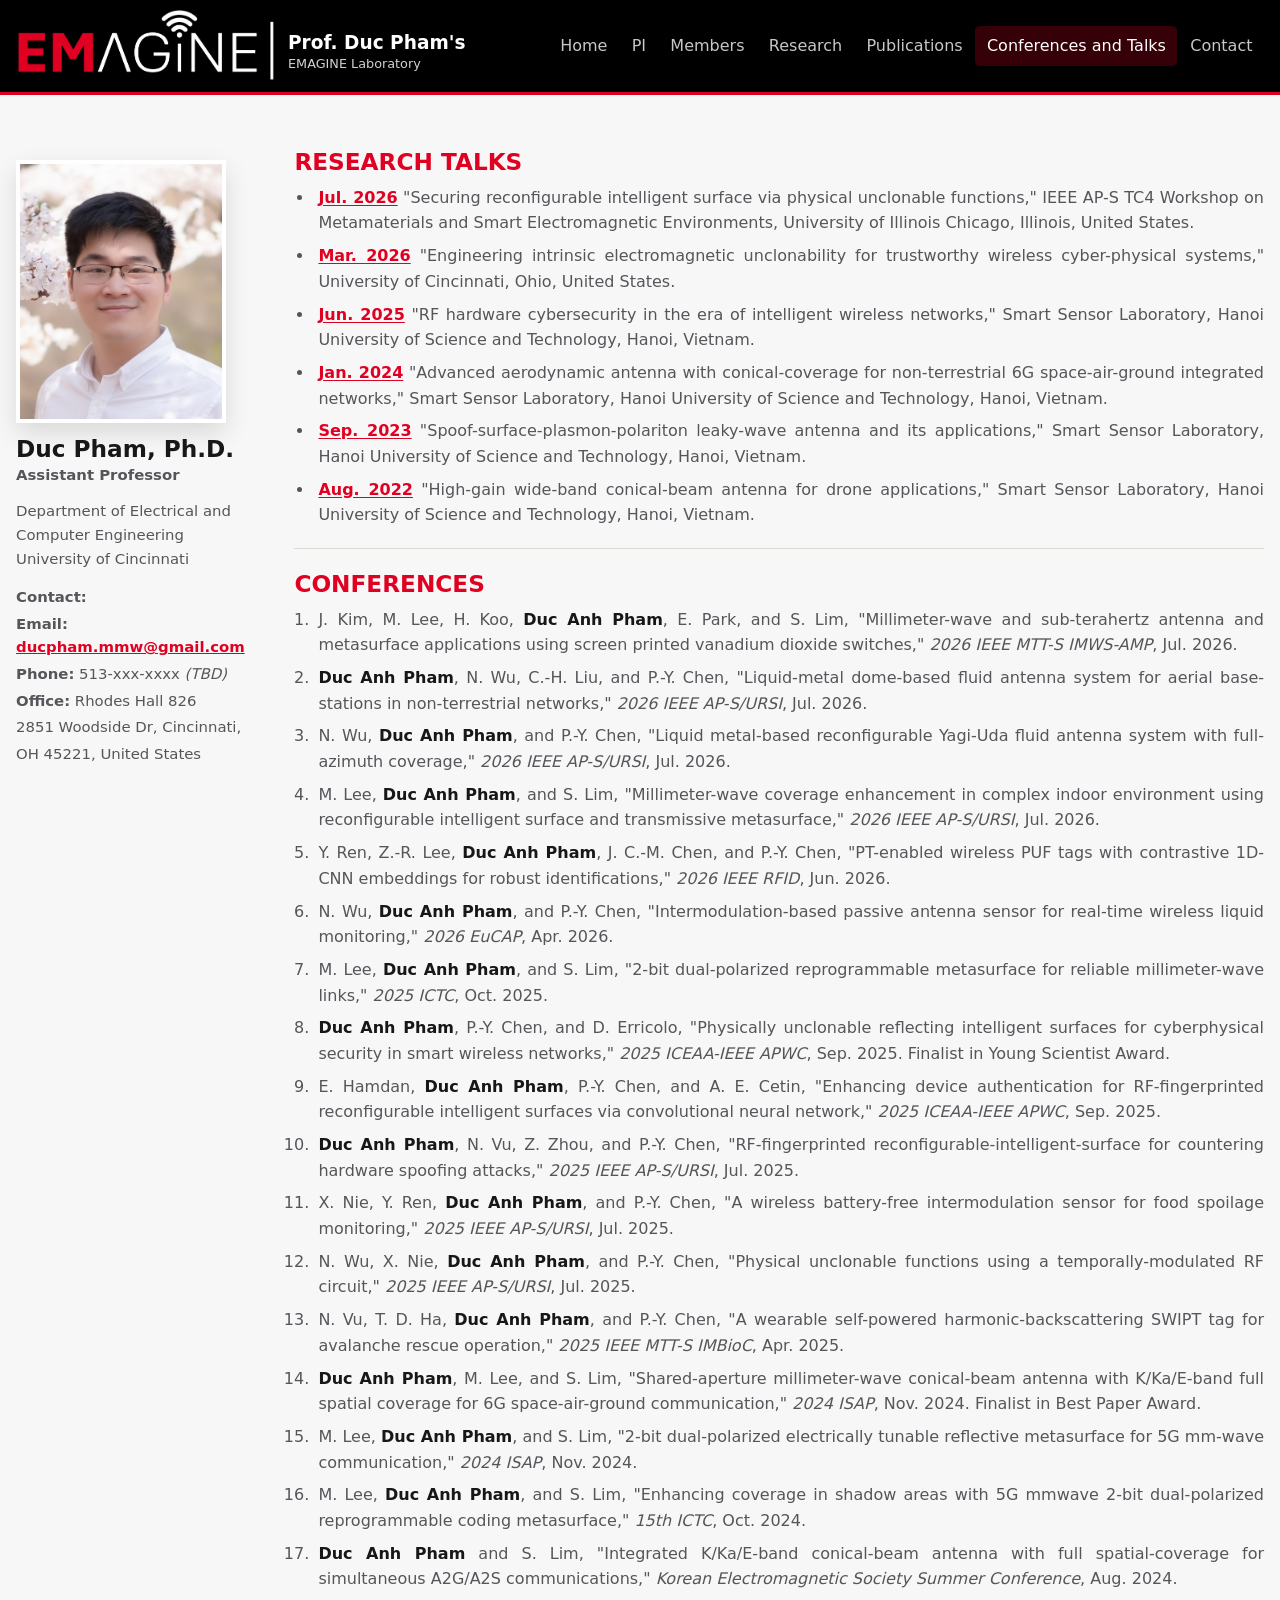
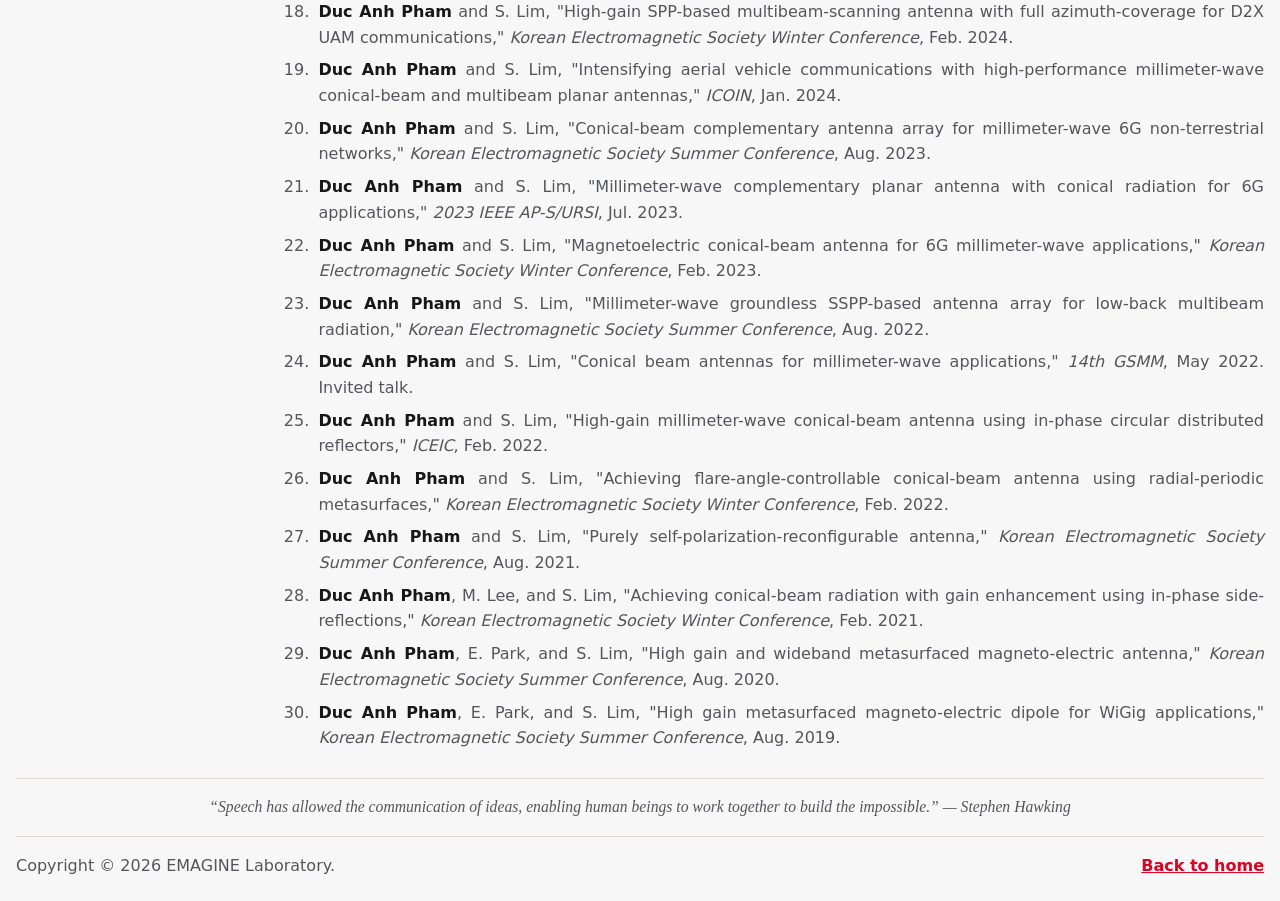
<file: conferences-and-talks.html>
<!DOCTYPE html>
<html lang="en">
<head><meta charset="utf-8"><meta name="viewport" content="width=device-width, initial-scale=1"><meta name="description" content="Research talks and conference publications by Prof. Duc Pham and collaborators."><title>Prof. Duc Pham's Lab</title><link rel="icon" type="image/png" href="assets/uc-logo.png">
  <link rel="stylesheet" href="styles.css?v=20260821h"></head>
<body class="talks-page">
  <a class="skip-link" href="#main">Skip to content</a>
  <header class="site-header"><div class="header-inner"><a class="brand" href="index.html" aria-label="EMAGINE Laboratory home"><img class="brand-emagine-logo" src="assets/emagine-header.png?v=20260807ay" alt="EMAGINE Laboratory logo"><span class="brand-copy"><strong>Prof. Duc Pham's</strong><small>EMAGINE Laboratory</small></span></a>
      <nav class="top-nav" aria-label="Main navigation"><div class="nav-links" id="nav-links"><a href="index.html">Home</a><a href="pi.html">PI</a><a href="members.html">Members</a><a href="research.html">Research</a><a href="publications.html">Publications</a><a href="conferences-and-talks.html" aria-current="page">Conferences and Talks</a><a href="contact.html">Contact</a></div></nav>
      <button class="nav-toggle" type="button" aria-expanded="false" aria-controls="nav-links"><span></span><span></span><span></span><span class="sr-only">Menu</span></button>
    </div></header>
  <div class="site-shell">
    <aside class="profile-sidebar" aria-label="Principal investigator information">
      <img class="profile-photo" src="assets/duc-pham-profile-emagine.jpg" alt="Portrait of Dr. Duc Pham">
      <h1>Duc Pham, Ph.D.</h1>
      <p class="profile-title">Assistant Professor</p>
      <p class="profile-affiliation">Department of Electrical and Computer Engineering<br>University of Cincinnati</p>
      <address>
        <strong>Contact:</strong>
        <span><strong>Email:</strong> <a href="mailto:ducpham.mmw@gmail.com">ducpham.mmw@gmail.com</a></span>
        <span><strong>Phone:</strong> 513-xxx-xxxx <em>(TBD)</em></span>
        <span><strong>Office:</strong> Rhodes Hall 826</span>
        <span>2851 Woodside Dr, Cincinnati,</span>
        <span>OH 45221, United States</span>
      </address>
    </aside>
<main id="main" class="content"><section class="page-section page-title-section" aria-labelledby="talks-title"><h2 id="talks-title">Research Talks</h2><ul class="pub-full-list"><li><span class="talk-date">Jul. 2026</span> "Securing reconfigurable intelligent surface via physical unclonable functions," IEEE AP-S TC4 Workshop on Metamaterials and Smart Electromagnetic Environments, University of Illinois Chicago, Illinois, United States.</li><li><span class="talk-date">Mar. 2026</span> "Engineering intrinsic electromagnetic unclonability for trustworthy wireless cyber-physical systems," University of Cincinnati, Ohio, United States.</li><li><span class="talk-date">Jun. 2025</span> "RF hardware cybersecurity in the era of intelligent wireless networks," Smart Sensor Laboratory, Hanoi University of Science and Technology, Hanoi, Vietnam.</li><li><span class="talk-date">Jan. 2024</span> "Advanced aerodynamic antenna with conical-coverage for non-terrestrial 6G space-air-ground integrated networks," Smart Sensor Laboratory, Hanoi University of Science and Technology, Hanoi, Vietnam.</li><li><span class="talk-date">Sep. 2023</span> "Spoof-surface-plasmon-polariton leaky-wave antenna and its applications," Smart Sensor Laboratory, Hanoi University of Science and Technology, Hanoi, Vietnam.</li><li><span class="talk-date">Aug. 2022</span> "High-gain wide-band conical-beam antenna for drone applications," Smart Sensor Laboratory, Hanoi University of Science and Technology, Hanoi, Vietnam.</li></ul></section>
    <section class="page-section" aria-labelledby="conf-title"><h2 id="conf-title">Conferences</h2><ol class="pub-full-list">
      <li>J. Kim, M. Lee, H. Koo, <strong>Duc Anh Pham</strong>, E. Park, and S. Lim, "Millimeter-wave and sub-terahertz antenna and metasurface applications using screen printed vanadium dioxide switches," <em>2026 IEEE MTT-S IMWS-AMP</em>, Jul. 2026.</li>
      <li><strong>Duc Anh Pham</strong>, N. Wu, C.-H. Liu, and P.-Y. Chen, "Liquid-metal dome-based fluid antenna system for aerial base-stations in non-terrestrial networks," <em>2026 IEEE AP-S/URSI</em>, Jul. 2026.</li>
      <li>N. Wu, <strong>Duc Anh Pham</strong>, and P.-Y. Chen, "Liquid metal-based reconfigurable Yagi-Uda fluid antenna system with full-azimuth coverage," <em>2026 IEEE AP-S/URSI</em>, Jul. 2026.</li>
      <li>M. Lee, <strong>Duc Anh Pham</strong>, and S. Lim, "Millimeter-wave coverage enhancement in complex indoor environment using reconfigurable intelligent surface and transmissive metasurface," <em>2026 IEEE AP-S/URSI</em>, Jul. 2026.</li>
      <li>Y. Ren, Z.-R. Lee, <strong>Duc Anh Pham</strong>, J. C.-M. Chen, and P.-Y. Chen, "PT-enabled wireless PUF tags with contrastive 1D-CNN embeddings for robust identifications," <em>2026 IEEE RFID</em>, Jun. 2026.</li>
      <li>N. Wu, <strong>Duc Anh Pham</strong>, and P.-Y. Chen, "Intermodulation-based passive antenna sensor for real-time wireless liquid monitoring," <em>2026 EuCAP</em>, Apr. 2026.</li>
      <li>M. Lee, <strong>Duc Anh Pham</strong>, and S. Lim, "2-bit dual-polarized reprogrammable metasurface for reliable millimeter-wave links," <em>2025 ICTC</em>, Oct. 2025.</li>
      <li><strong>Duc Anh Pham</strong>, P.-Y. Chen, and D. Erricolo, "Physically unclonable reflecting intelligent surfaces for cyberphysical security in smart wireless networks," <em>2025 ICEAA-IEEE APWC</em>, Sep. 2025. Finalist in Young Scientist Award.</li>
      <li>E. Hamdan, <strong>Duc Anh Pham</strong>, P.-Y. Chen, and A. E. Cetin, "Enhancing device authentication for RF-fingerprinted reconfigurable intelligent surfaces via convolutional neural network," <em>2025 ICEAA-IEEE APWC</em>, Sep. 2025.</li>
      <li><strong>Duc Anh Pham</strong>, N. Vu, Z. Zhou, and P.-Y. Chen, "RF-fingerprinted reconfigurable-intelligent-surface for countering hardware spoofing attacks," <em>2025 IEEE AP-S/URSI</em>, Jul. 2025.</li>
      <li>X. Nie, Y. Ren, <strong>Duc Anh Pham</strong>, and P.-Y. Chen, "A wireless battery-free intermodulation sensor for food spoilage monitoring," <em>2025 IEEE AP-S/URSI</em>, Jul. 2025.</li>
      <li>N. Wu, X. Nie, <strong>Duc Anh Pham</strong>, and P.-Y. Chen, "Physical unclonable functions using a temporally-modulated RF circuit," <em>2025 IEEE AP-S/URSI</em>, Jul. 2025.</li>
      <li>N. Vu, T. D. Ha, <strong>Duc Anh Pham</strong>, and P.-Y. Chen, "A wearable self-powered harmonic-backscattering SWIPT tag for avalanche rescue operation," <em>2025 IEEE MTT-S IMBioC</em>, Apr. 2025.</li>
      <li><strong>Duc Anh Pham</strong>, M. Lee, and S. Lim, "Shared-aperture millimeter-wave conical-beam antenna with K/Ka/E-band full spatial coverage for 6G space-air-ground communication," <em>2024 ISAP</em>, Nov. 2024. Finalist in Best Paper Award.</li>
      <li>M. Lee, <strong>Duc Anh Pham</strong>, and S. Lim, "2-bit dual-polarized electrically tunable reflective metasurface for 5G mm-wave communication," <em>2024 ISAP</em>, Nov. 2024.</li>
      <li>M. Lee, <strong>Duc Anh Pham</strong>, and S. Lim, "Enhancing coverage in shadow areas with 5G mmwave 2-bit dual-polarized reprogrammable coding metasurface," <em>15th ICTC</em>, Oct. 2024.</li>
      <li><strong>Duc Anh Pham</strong> and S. Lim, "Integrated K/Ka/E-band conical-beam antenna with full spatial-coverage for simultaneous A2G/A2S communications," <em>Korean Electromagnetic Society Summer Conference</em>, Aug. 2024.</li>
      <li><strong>Duc Anh Pham</strong> and S. Lim, "High-gain SPP-based multibeam-scanning antenna with full azimuth-coverage for D2X UAM communications," <em>Korean Electromagnetic Society Winter Conference</em>, Feb. 2024.</li>
      <li><strong>Duc Anh Pham</strong> and S. Lim, "Intensifying aerial vehicle communications with high-performance millimeter-wave conical-beam and multibeam planar antennas," <em>ICOIN</em>, Jan. 2024.</li>
      <li><strong>Duc Anh Pham</strong> and S. Lim, "Conical-beam complementary antenna array for millimeter-wave 6G non-terrestrial networks," <em>Korean Electromagnetic Society Summer Conference</em>, Aug. 2023.</li>
      <li><strong>Duc Anh Pham</strong> and S. Lim, "Millimeter-wave complementary planar antenna with conical radiation for 6G applications," <em>2023 IEEE AP-S/URSI</em>, Jul. 2023.</li>
      <li><strong>Duc Anh Pham</strong> and S. Lim, "Magnetoelectric conical-beam antenna for 6G millimeter-wave applications," <em>Korean Electromagnetic Society Winter Conference</em>, Feb. 2023.</li>
      <li><strong>Duc Anh Pham</strong> and S. Lim, "Millimeter-wave groundless SSPP-based antenna array for low-back multibeam radiation," <em>Korean Electromagnetic Society Summer Conference</em>, Aug. 2022.</li>
      <li><strong>Duc Anh Pham</strong> and S. Lim, "Conical beam antennas for millimeter-wave applications," <em>14th GSMM</em>, May 2022. Invited talk.</li>
      <li><strong>Duc Anh Pham</strong> and S. Lim, "High-gain millimeter-wave conical-beam antenna using in-phase circular distributed reflectors," <em>ICEIC</em>, Feb. 2022.</li>
      <li><strong>Duc Anh Pham</strong> and S. Lim, "Achieving flare-angle-controllable conical-beam antenna using radial-periodic metasurfaces," <em>Korean Electromagnetic Society Winter Conference</em>, Feb. 2022.</li>
      <li><strong>Duc Anh Pham</strong> and S. Lim, "Purely self-polarization-reconfigurable antenna," <em>Korean Electromagnetic Society Summer Conference</em>, Aug. 2021.</li>
      <li><strong>Duc Anh Pham</strong>, M. Lee, and S. Lim, "Achieving conical-beam radiation with gain enhancement using in-phase side-reflections," <em>Korean Electromagnetic Society Winter Conference</em>, Feb. 2021.</li>
      <li><strong>Duc Anh Pham</strong>, E. Park, and S. Lim, "High gain and wideband metasurfaced magneto-electric antenna," <em>Korean Electromagnetic Society Summer Conference</em>, Aug. 2020.</li>
      <li><strong>Duc Anh Pham</strong>, E. Park, and S. Lim, "High gain metasurfaced magneto-electric dipole for WiGig applications," <em>Korean Electromagnetic Society Summer Conference</em>, Aug. 2019.</li>
    </ol></section></main></div>
  <section class="page-quote" aria-label="Page quote"><p>&ldquo;Speech has allowed the communication of ideas, enabling human beings to work together to build the impossible.&rdquo; &mdash; Stephen Hawking</p></section><footer class="site-footer"><p>Copyright &copy; 2026 EMAGINE Laboratory.</p><a href="index.html">Back to home</a></footer><script src="script.js"></script>
</body></html>
</file>
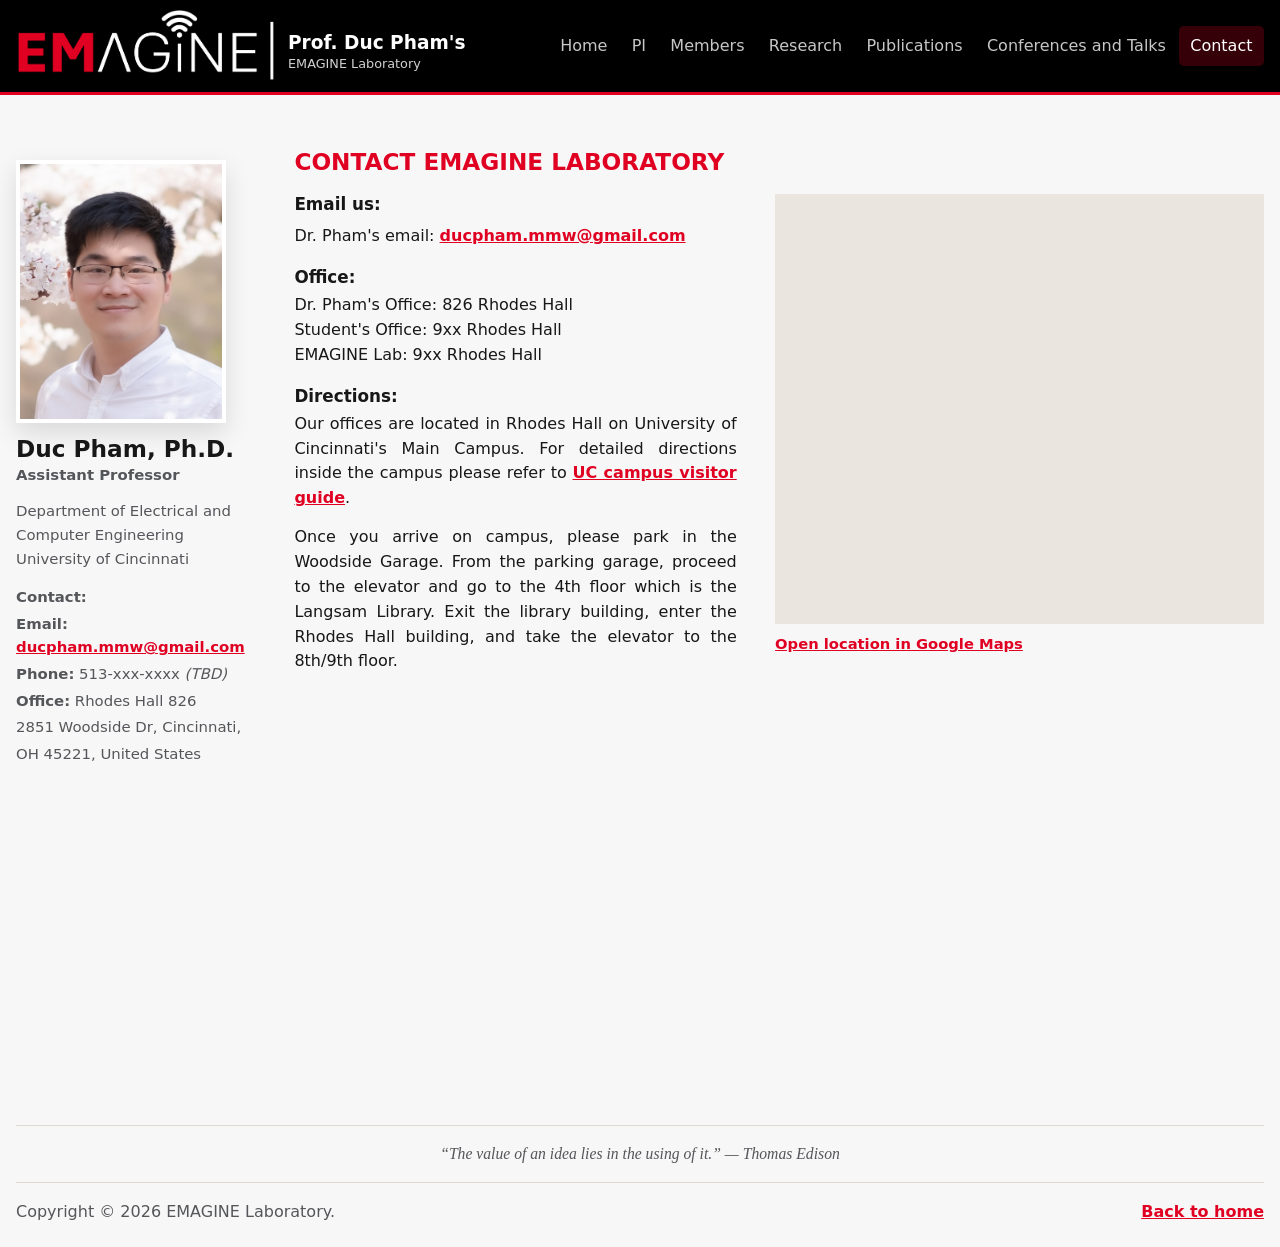
<file: contact.html>
<!DOCTYPE html>
<html lang="en">
<head><meta charset="utf-8"><meta name="viewport" content="width=device-width, initial-scale=1"><meta name="description" content="Contact information for EMAGINE Laboratory at the University of Cincinnati."><title>Prof. Duc Pham's Lab</title><link rel="icon" type="image/png" href="assets/uc-logo.png">
  <link rel="stylesheet" href="styles.css?v=20260821h"></head>
<body class="contact-page-body">
  <a class="skip-link" href="#main">Skip to content</a>
  <header class="site-header"><div class="header-inner"><a class="brand" href="index.html" aria-label="EMAGINE Laboratory home"><img class="brand-emagine-logo" src="assets/emagine-header.png?v=20260807ay" alt="EMAGINE Laboratory logo"><span class="brand-copy"><strong>Prof. Duc Pham's</strong><small>EMAGINE Laboratory</small></span></a>
      <nav class="top-nav" aria-label="Main navigation"><div class="nav-links" id="nav-links"><a href="index.html">Home</a><a href="pi.html">PI</a><a href="members.html">Members</a><a href="research.html">Research</a><a href="publications.html">Publications</a><a href="conferences-and-talks.html">Conferences and Talks</a><a href="contact.html" aria-current="page">Contact</a></div></nav>
      <button class="nav-toggle" type="button" aria-expanded="false" aria-controls="nav-links"><span></span><span></span><span></span><span class="sr-only">Menu</span></button>
    </div></header>
  <div class="site-shell">
    <aside class="profile-sidebar" aria-label="Principal investigator information">
      <img class="profile-photo" src="assets/duc-pham-profile-emagine.jpg" alt="Portrait of Dr. Duc Pham">
      <h1>Duc Pham, Ph.D.</h1>
      <p class="profile-title">Assistant Professor</p>
      <p class="profile-affiliation">Department of Electrical and Computer Engineering<br>University of Cincinnati</p>
      <address>
        <strong>Contact:</strong>
        <span><strong>Email:</strong> <a href="mailto:ducpham.mmw@gmail.com">ducpham.mmw@gmail.com</a></span>
        <span><strong>Phone:</strong> 513-xxx-xxxx <em>(TBD)</em></span>
        <span><strong>Office:</strong> Rhodes Hall 826</span>
        <span>2851 Woodside Dr, Cincinnati,</span>
        <span>OH 45221, United States</span>
      </address>
    </aside>
<main id="main" class="content">
  <section class="page-section page-title-section contact-page" aria-labelledby="contact-title">
    <h2 id="contact-title">Contact EMAGINE Laboratory</h2>
    <div class="contact-layout">
      <div class="contact-copy">
        <h3>Email us:</h3>
        <p>Dr. Pham's email: <a href="mailto:ducpham.mmw@gmail.com">ducpham.mmw@gmail.com</a></p>

        <h3>Office:</h3>
        <p>Dr. Pham's Office: 826 Rhodes Hall<br>Student's Office: 9xx Rhodes Hall<br>EMAGINE Lab: 9xx Rhodes Hall</p>

        <h3>Directions:</h3>
        <p>Our offices are located in Rhodes Hall on University of Cincinnati's Main Campus. For detailed directions inside the campus please refer to <a href="https://www.uc.edu/about/parking/visitors.html">UC campus visitor guide</a>.</p>
        <p>Once you arrive on campus, please park in the Woodside Garage. From the parking garage, proceed to the elevator and go to the 4th floor which is the Langsam Library. Exit the library building, enter the Rhodes Hall building, and take the elevator to the 8th/9th floor.</p>
      </div>
      <div class="contact-map" aria-label="Map showing Rhodes Hall at the University of Cincinnati">
        <iframe title="Rhodes Hall map" src="https://maps.google.com/maps?q=39.132646046372145,-84.51625071430001&z=17&output=embed" loading="lazy" referrerpolicy="no-referrer-when-downgrade"></iframe>
        <p><a href="https://www.google.com/maps/search/?api=1&query=39.132646046372145,-84.51625071430001">Open location in Google Maps</a></p>
      </div>
    </div>
  </section>
</main></div>
  <section class="page-quote" aria-label="Page quote"><p>&ldquo;The value of an idea lies in the using of it.&rdquo; &mdash; Thomas Edison</p></section><footer class="site-footer"><p>Copyright &copy; 2026 EMAGINE Laboratory.</p><a href="index.html">Back to home</a></footer><script src="script.js"></script>
</body></html>
</file>
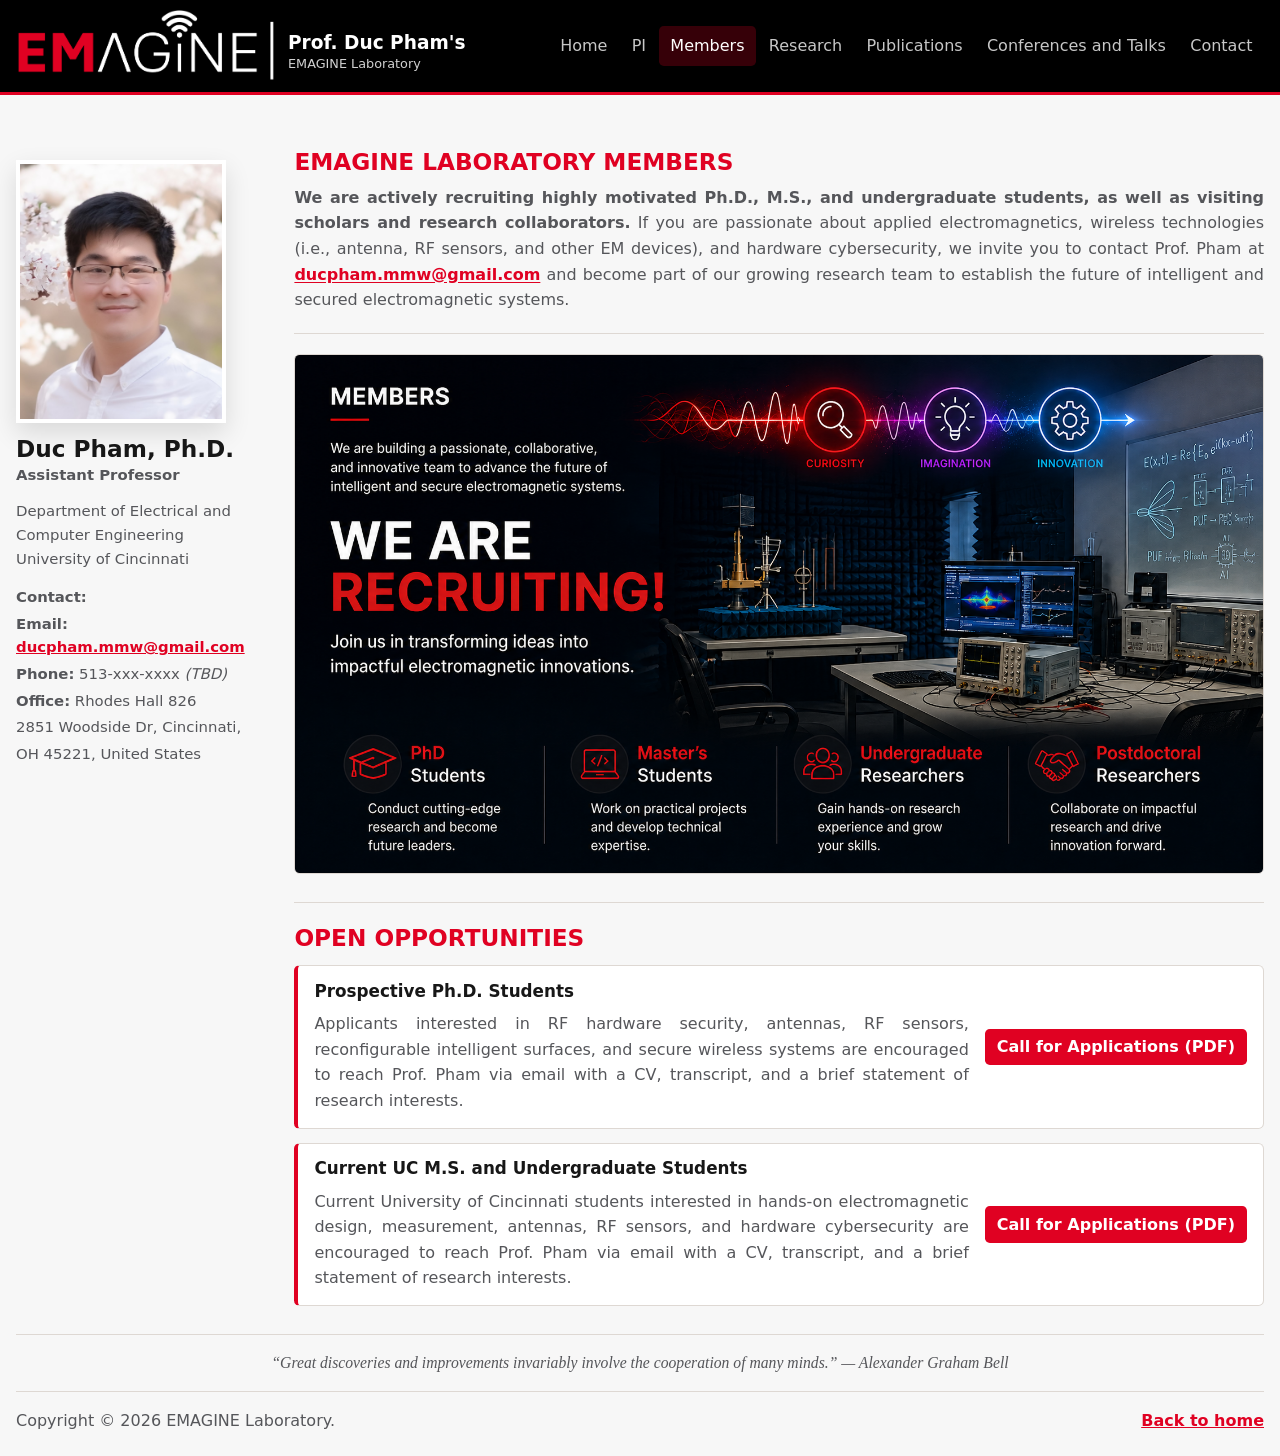
<file: members.html>
<!DOCTYPE html>
<html lang="en">
<head><meta charset="utf-8"><meta name="viewport" content="width=device-width, initial-scale=1"><meta name="description" content="Members of EMAGINE Laboratory at the University of Cincinnati."><title>Prof. Duc Pham's Lab</title><link rel="icon" type="image/png" href="assets/uc-logo.png">
  <link rel="stylesheet" href="styles.css?v=20260821h"></head>
<body class="members-page">
  <a class="skip-link" href="#main">Skip to content</a>
  <header class="site-header"><div class="header-inner"><a class="brand" href="index.html" aria-label="EMAGINE Laboratory home"><img class="brand-emagine-logo" src="assets/emagine-header.png?v=20260807ay" alt="EMAGINE Laboratory logo"><span class="brand-copy"><strong>Prof. Duc Pham's</strong><small>EMAGINE Laboratory</small></span></a>
      <nav class="top-nav" aria-label="Main navigation"><div class="nav-links" id="nav-links"><a href="index.html">Home</a><a href="pi.html">PI</a><a href="members.html" aria-current="page">Members</a><a href="research.html">Research</a><a href="publications.html">Publications</a><a href="conferences-and-talks.html">Conferences and Talks</a><a href="contact.html">Contact</a></div></nav>
      <button class="nav-toggle" type="button" aria-expanded="false" aria-controls="nav-links"><span></span><span></span><span></span><span class="sr-only">Menu</span></button>
    </div></header>
  <div class="site-shell">
    <aside class="profile-sidebar" aria-label="Principal investigator information">
      <img class="profile-photo" src="assets/duc-pham-profile-emagine.jpg" alt="Portrait of Dr. Duc Pham">
      <h1>Duc Pham, Ph.D.</h1>
      <p class="profile-title">Assistant Professor</p>
      <p class="profile-affiliation">Department of Electrical and Computer Engineering<br>University of Cincinnati</p>
      <address>
        <strong>Contact:</strong>
        <span><strong>Email:</strong> <a href="mailto:ducpham.mmw@gmail.com">ducpham.mmw@gmail.com</a></span>
        <span><strong>Phone:</strong> 513-xxx-xxxx <em>(TBD)</em></span>
        <span><strong>Office:</strong> Rhodes Hall 826</span>
        <span>2851 Woodside Dr, Cincinnati,</span>
        <span>OH 45221, United States</span>
      </address>
    </aside>
<main id="main" class="content"><section class="page-section page-title-section" aria-labelledby="members-title"><h2 id="members-title">EMAGINE Laboratory Members</h2><p class="lead"><strong>We are actively recruiting highly motivated Ph.D., M.S., and undergraduate students, as well as visiting scholars and research collaborators.</strong> If you are passionate about applied electromagnetics, wireless technologies (i.e., antenna, RF sensors, and other EM devices), and hardware cybersecurity, we invite you to contact Prof. Pham at <a class="emagine-email-link" href="mailto:ducpham.mmw@gmail.com"><strong>ducpham.mmw@gmail.com</strong></a> and become part of our growing research team to establish the future of intelligent and secured electromagnetic systems.</p></section><section class="page-section"><img class="wide-image" src="assets/emagine-members.png" alt="EMAGINE Laboratory members graphic"></section><section class="page-section" aria-labelledby="open-opportunities"><h2 id="open-opportunities">Open Opportunities</h2><div class="opportunity-list"><article class="opportunity-row"><div><h3>Prospective Ph.D. Students</h3><p>Applicants interested in RF hardware security, antennas, RF sensors, reconfigurable intelligent surfaces, and secure wireless systems are encouraged to reach Prof. Pham via email with a CV, transcript, and a brief statement of research interests.</p></div><a class="pdf-button" href="assets/call-for-applications-phd-emagine-lab.pdf">Call for Applications (PDF)</a></article><article class="opportunity-row"><div><h3>Current UC M.S. and Undergraduate Students</h3><p>Current University of Cincinnati students interested in hands-on electromagnetic design, measurement, antennas, RF sensors, and hardware cybersecurity are encouraged to reach Prof. Pham via email with a CV, transcript, and a brief statement of research interests.</p></div><a class="pdf-button" href="assets/call-for-applications-current-uc-students-emagine-lab.pdf">Call for Applications (PDF)</a></article></div></section></main></div>
  <section class="page-quote" aria-label="Page quote"><p>&ldquo;Great discoveries and improvements invariably involve the cooperation of many minds.&rdquo; &mdash; Alexander Graham Bell</p></section><footer class="site-footer"><p>Copyright &copy; 2026 EMAGINE Laboratory.</p><a href="index.html">Back to home</a></footer><script src="script.js"></script>
</body></html>
</file>
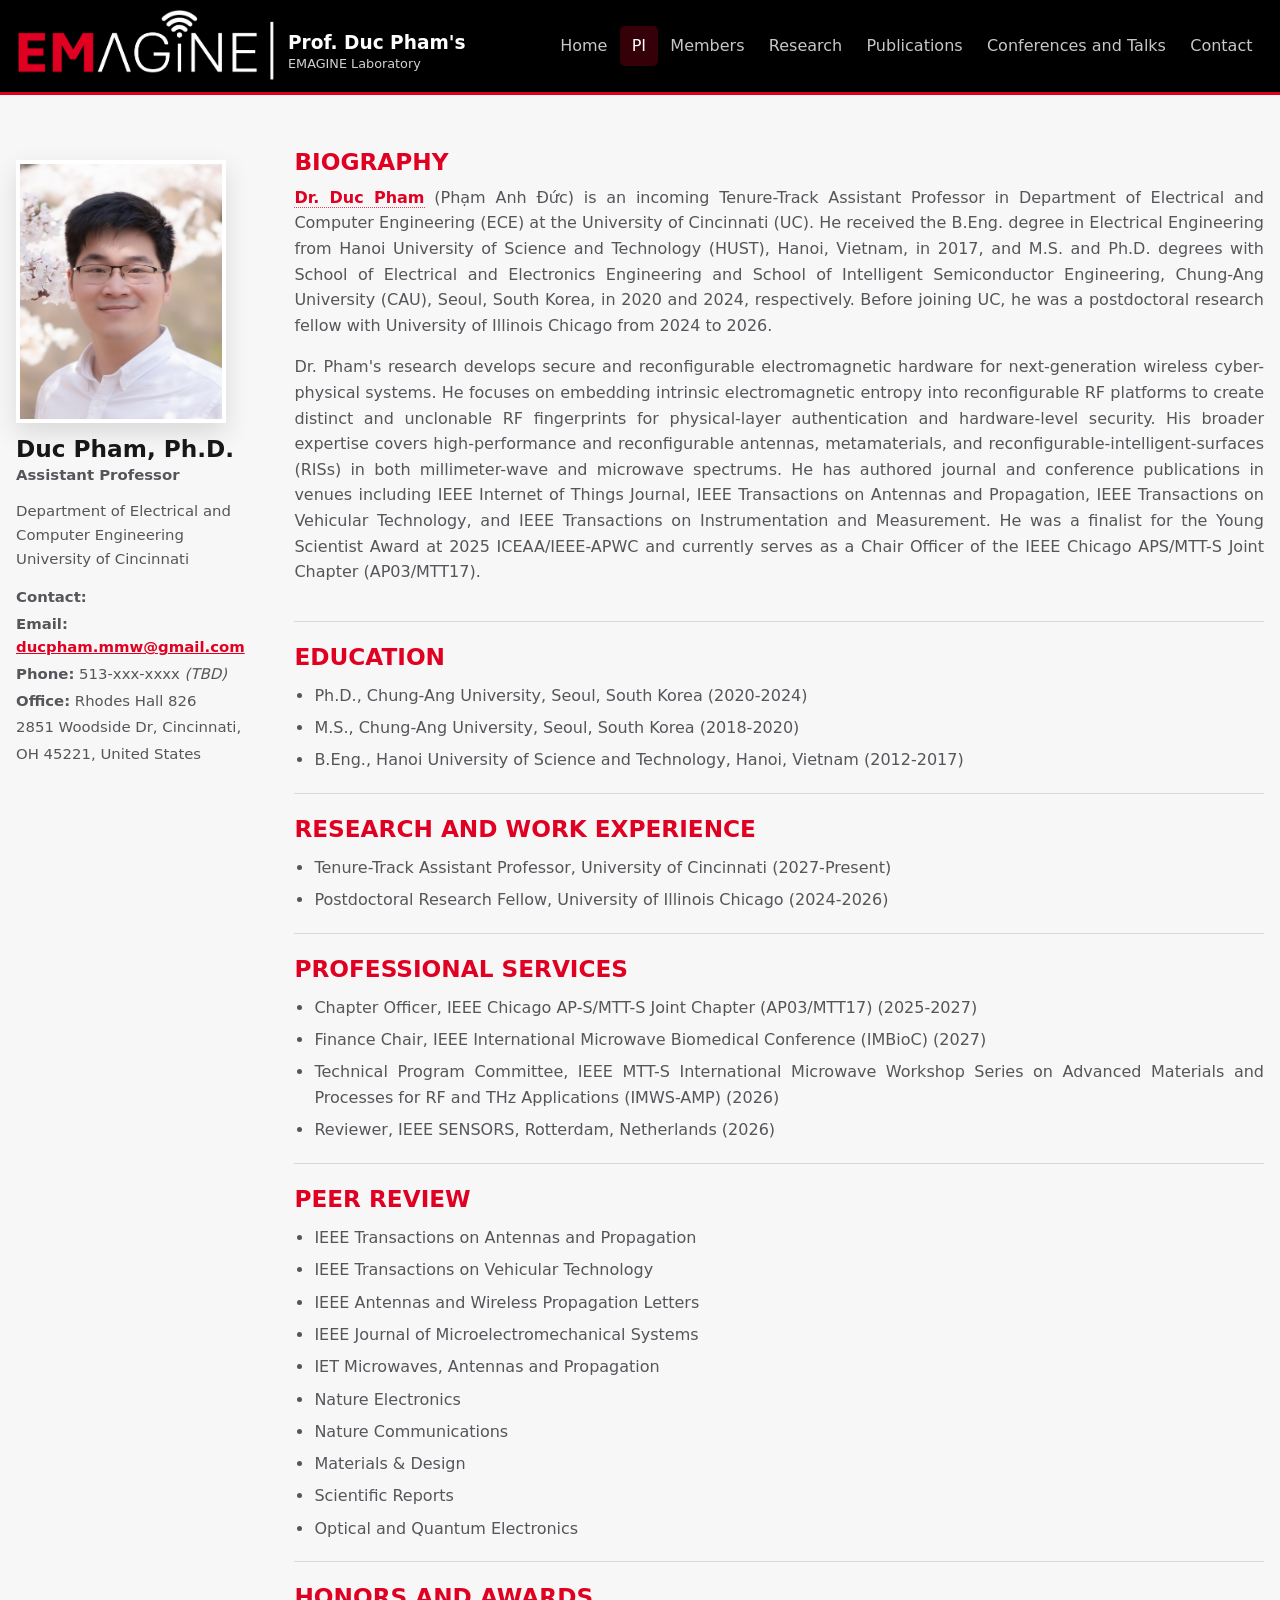
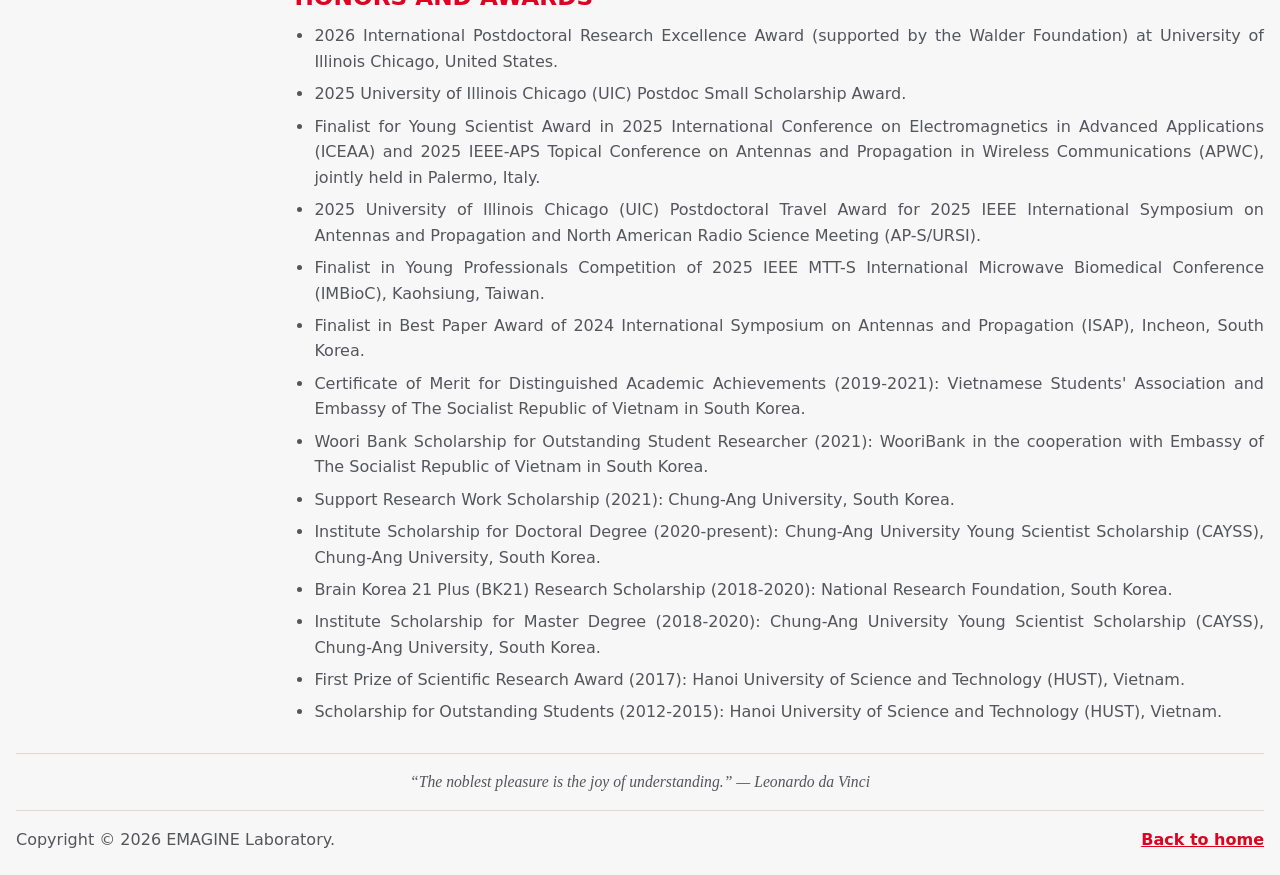
<file: pi.html>
<!DOCTYPE html>
<html lang="en">
<head>
  <meta charset="utf-8">
  <meta name="viewport" content="width=device-width, initial-scale=1">
  <meta name="description" content="Principal investigator profile for Prof. Duc Pham at EMAGINE Laboratory.">
  <title>Prof. Duc Pham's Lab</title>
  <link rel="icon" type="image/png" href="assets/uc-logo.png">
  <link rel="stylesheet" href="styles.css?v=20260821h">
</head>
<body class="pi-page">
  <a class="skip-link" href="#main">Skip to content</a>
  <header class="site-header">
    <div class="header-inner">
      <a class="brand" href="index.html" aria-label="EMAGINE Laboratory home"><img class="brand-emagine-logo" src="assets/emagine-header.png?v=20260807ay" alt="EMAGINE Laboratory logo"><span class="brand-copy"><strong>Prof. Duc Pham's</strong><small>EMAGINE Laboratory</small></span></a>
      <nav class="top-nav" aria-label="Main navigation"><div class="nav-links" id="nav-links"><a href="index.html">Home</a><a href="pi.html" aria-current="page">PI</a><a href="members.html">Members</a><a href="research.html">Research</a><a href="publications.html">Publications</a><a href="conferences-and-talks.html">Conferences and Talks</a><a href="contact.html">Contact</a></div></nav>
      <button class="nav-toggle" type="button" aria-expanded="false" aria-controls="nav-links"><span></span><span></span><span></span><span class="sr-only">Menu</span></button>
    </div>
  </header>

  <div class="site-shell">
    <aside class="profile-sidebar" aria-label="Principal investigator information">
      <img class="profile-photo" src="assets/duc-pham-profile-emagine.jpg" alt="Portrait of Dr. Duc Pham">
      <h1>Duc Pham, Ph.D.</h1>
      <p class="profile-title">Assistant Professor</p>
      <p class="profile-affiliation">Department of Electrical and Computer Engineering<br>University of Cincinnati</p>
      <address>
        <strong>Contact:</strong>
        <span><strong>Email:</strong> <a href="mailto:ducpham.mmw@gmail.com">ducpham.mmw@gmail.com</a></span>
        <span><strong>Phone:</strong> 513-xxx-xxxx <em>(TBD)</em></span>
        <span><strong>Office:</strong> Rhodes Hall 826</span>
        <span>2851 Woodside Dr, Cincinnati,</span>
        <span>OH 45221, United States</span>
      </address>
    </aside>
<main id="main" class="content">
      <section class="page-section" aria-labelledby="bio-title">
        <h2 id="bio-title">Biography</h2>
        <p><span class="name-alias" tabindex="0">Dr. Duc Pham<span class="alias-tooltip" role="tooltip">Also known in publications and academic records as Duc Anh Pham, Duc A. Pham, and Anh Duc Pham.</span></span> (Phạm Anh Đức) is an incoming Tenure-Track Assistant Professor in Department of Electrical and Computer Engineering (ECE) at the University of Cincinnati (UC). He received the B.Eng. degree in Electrical Engineering from Hanoi University of Science and Technology (HUST), Hanoi, Vietnam, in 2017, and M.S. and Ph.D. degrees with School of Electrical and Electronics Engineering and School of Intelligent Semiconductor Engineering, Chung-Ang University (CAU), Seoul, South Korea, in 2020 and 2024, respectively. Before joining UC, he was a postdoctoral research fellow with University of Illinois Chicago from 2024 to 2026.</p>
        <p>Dr. Pham's research develops secure and reconfigurable electromagnetic hardware for next-generation wireless cyber-physical systems. He focuses on embedding intrinsic electromagnetic entropy into reconfigurable RF platforms to create distinct and unclonable RF fingerprints for physical-layer authentication and hardware-level security. His broader expertise covers high-performance and reconfigurable antennas, metamaterials, and reconfigurable-intelligent-surfaces (RISs) in both millimeter-wave and microwave spectrums. He has authored journal and conference publications in venues including IEEE Internet of Things Journal, IEEE Transactions on Antennas and Propagation, IEEE Transactions on Vehicular Technology, and IEEE Transactions on Instrumentation and Measurement. He was a finalist for the Young Scientist Award at 2025 ICEAA/IEEE-APWC and currently serves as a Chair Officer of the IEEE Chicago APS/MTT-S Joint Chapter (AP03/MTT17).</p>
      </section>

      <section class="page-section" aria-labelledby="education-title">
        <h2 id="education-title">Education</h2>
        <ul class="plain-list"><li>Ph.D., Chung-Ang University, Seoul, South Korea (2020-2024)</li><li>M.S., Chung-Ang University, Seoul, South Korea (2018-2020)</li><li>B.Eng., Hanoi University of Science and Technology, Hanoi, Vietnam (2012-2017)</li></ul>
      </section>

      <section class="page-section" aria-labelledby="experience-title">
        <h2 id="experience-title">Research and Work Experience</h2>
        <ul class="plain-list"><li>Tenure-Track Assistant Professor, University of Cincinnati (2027-Present)</li><li>Postdoctoral Research Fellow, University of Illinois Chicago (2024-2026)</li></ul>
      </section>

      <section class="page-section" aria-labelledby="services-title">
        <h2 id="services-title">Professional Services</h2>
        <ul class="plain-list"><li>Chapter Officer, IEEE Chicago AP-S/MTT-S Joint Chapter (AP03/MTT17) (2025-2027)</li><li>Finance Chair, IEEE International Microwave Biomedical Conference (IMBioC) (2027)</li><li>Technical Program Committee, IEEE MTT-S International Microwave Workshop Series on Advanced Materials and Processes for RF and THz Applications (IMWS-AMP) (2026)</li><li>Reviewer, IEEE SENSORS, Rotterdam, Netherlands (2026)</li></ul>
      </section>

      <section class="page-section" aria-labelledby="peer-review-title">
        <h2 id="peer-review-title">Peer Review</h2>
        <ul class="plain-list"><li>IEEE Transactions on Antennas and Propagation</li><li>IEEE Transactions on Vehicular Technology</li><li>IEEE Antennas and Wireless Propagation Letters</li><li>IEEE Journal of Microelectromechanical Systems</li><li>IET Microwaves, Antennas and Propagation</li><li>Nature Electronics</li><li>Nature Communications</li><li>Materials &amp; Design</li><li>Scientific Reports</li><li>Optical and Quantum Electronics</li></ul>
      </section>

      <section class="page-section" aria-labelledby="honors-title">
        <h2 id="honors-title">Honors and Awards</h2>
        <ul class="plain-list">
          <li>2026 International Postdoctoral Research Excellence Award (supported by the Walder Foundation) at University of Illinois Chicago, United States.</li>
          <li>2025 University of Illinois Chicago (UIC) Postdoc Small Scholarship Award.</li>
          <li>Finalist for Young Scientist Award in 2025 International Conference on Electromagnetics in Advanced Applications (ICEAA) and 2025 IEEE-APS Topical Conference on Antennas and Propagation in Wireless Communications (APWC), jointly held in Palermo, Italy.</li>
          <li>2025 University of Illinois Chicago (UIC) Postdoctoral Travel Award for 2025 IEEE International Symposium on Antennas and Propagation and North American Radio Science Meeting (AP-S/URSI).</li>
          <li>Finalist in Young Professionals Competition of 2025 IEEE MTT-S International Microwave Biomedical Conference (IMBioC), Kaohsiung, Taiwan.</li>
          <li>Finalist in Best Paper Award of 2024 International Symposium on Antennas and Propagation (ISAP), Incheon, South Korea.</li>
          <li>Certificate of Merit for Distinguished Academic Achievements (2019-2021): Vietnamese Students' Association and Embassy of The Socialist Republic of Vietnam in South Korea.</li>
          <li>Woori Bank Scholarship for Outstanding Student Researcher (2021): WooriBank in the cooperation with Embassy of The Socialist Republic of Vietnam in South Korea.</li>
          <li>Support Research Work Scholarship (2021): Chung-Ang University, South Korea.</li>
          <li>Institute Scholarship for Doctoral Degree (2020-present): Chung-Ang University Young Scientist Scholarship (CAYSS), Chung-Ang University, South Korea.</li>
          <li>Brain Korea 21 Plus (BK21) Research Scholarship (2018-2020): National Research Foundation, South Korea.</li>
          <li>Institute Scholarship for Master Degree (2018-2020): Chung-Ang University Young Scientist Scholarship (CAYSS), Chung-Ang University, South Korea.</li>
          <li>First Prize of Scientific Research Award (2017): Hanoi University of Science and Technology (HUST), Vietnam.</li>
          <li>Scholarship for Outstanding Students (2012-2015): Hanoi University of Science and Technology (HUST), Vietnam.</li>
        </ul>
      </section>
    </main>
  </div>
  <section class="page-quote" aria-label="Page quote"><p>&ldquo;The noblest pleasure is the joy of understanding.&rdquo; &mdash; Leonardo da Vinci</p></section><footer class="site-footer"><p>Copyright &copy; 2026 EMAGINE Laboratory.</p><a href="index.html">Back to home</a></footer><script src="script.js"></script>
</body>
</html>
</file>
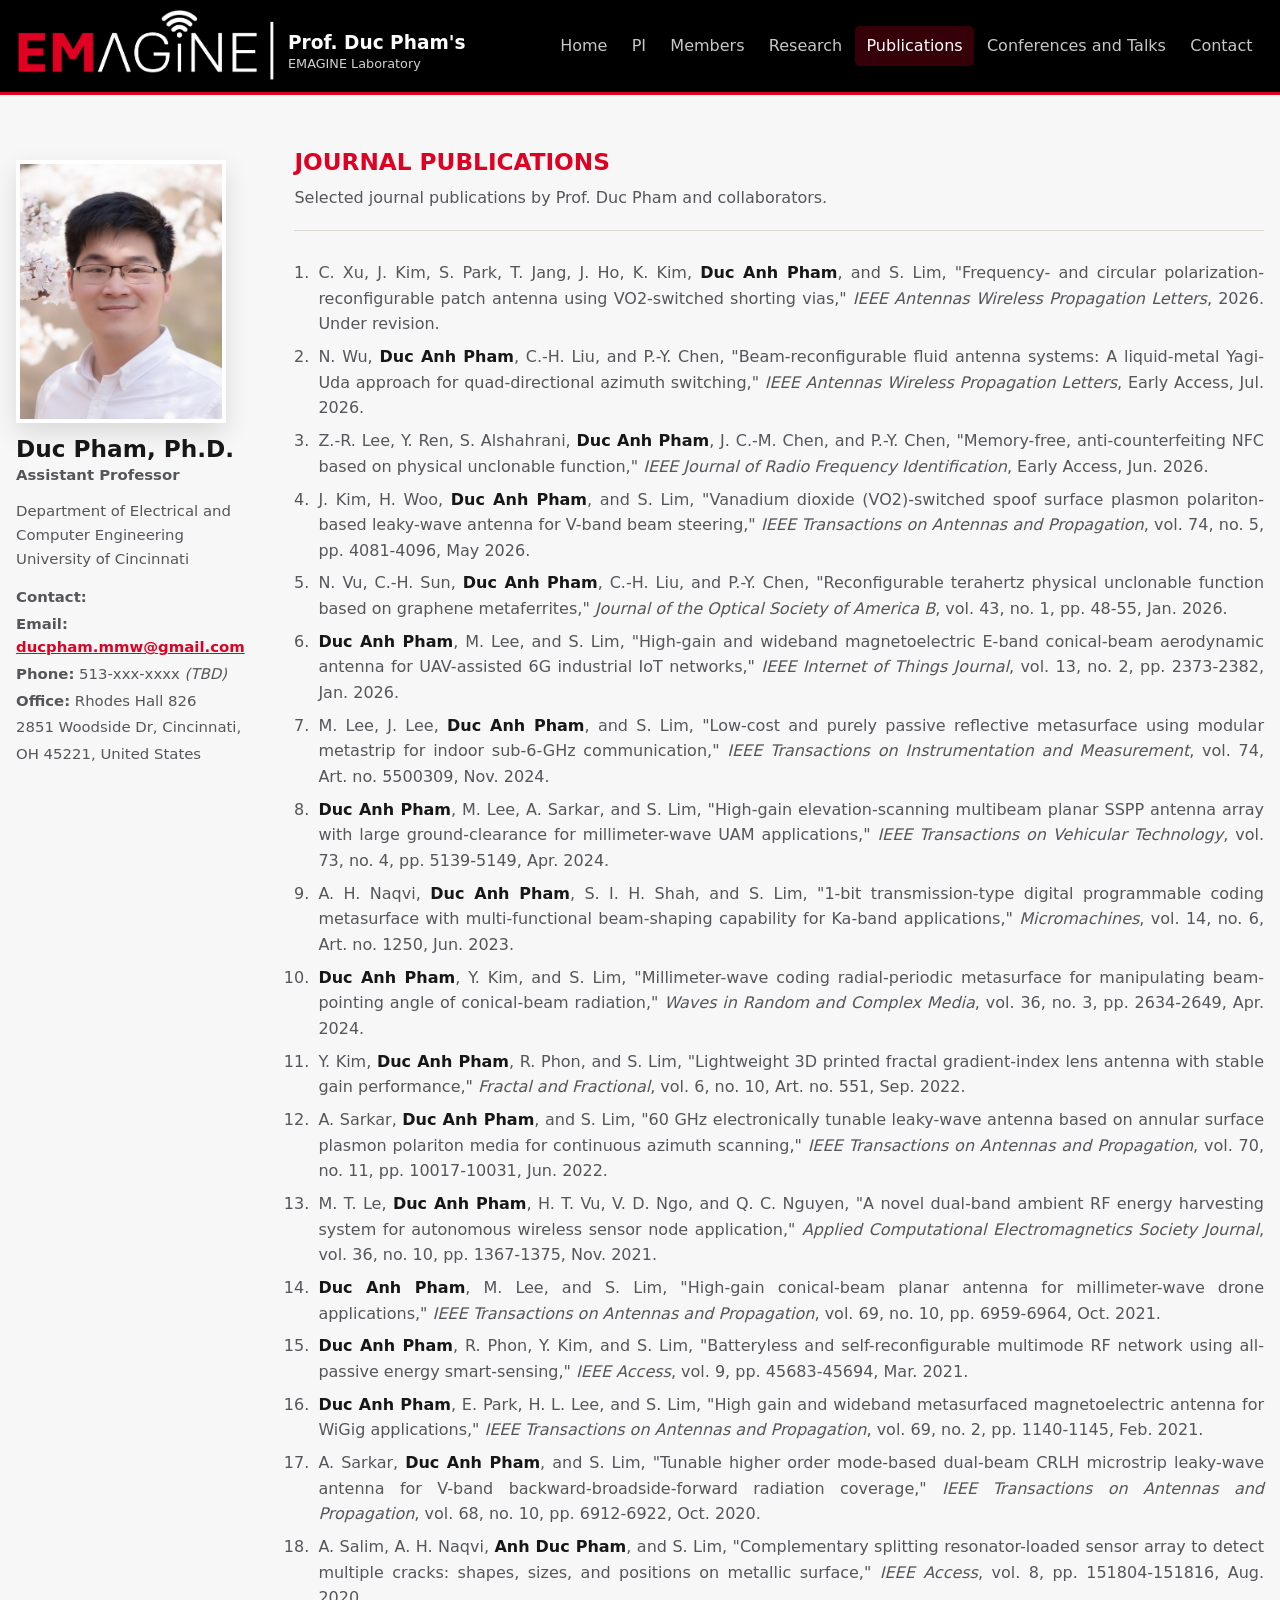
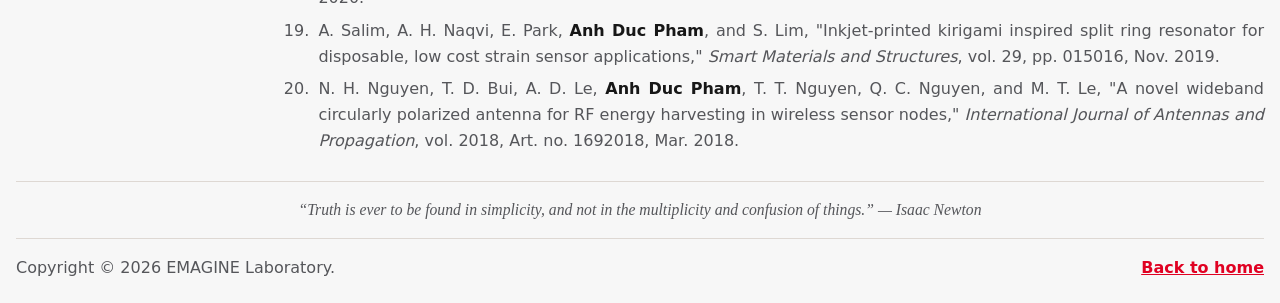
<file: publications.html>
<!DOCTYPE html>
<html lang="en">
<head><meta charset="utf-8"><meta name="viewport" content="width=device-width, initial-scale=1"><meta name="description" content="Journal publications from EMAGINE Laboratory and Prof. Duc Pham."><title>Prof. Duc Pham's Lab</title><link rel="icon" type="image/png" href="assets/uc-logo.png">
  <link rel="stylesheet" href="styles.css?v=20260821h"></head>
<body class="publications-page">
  <a class="skip-link" href="#main">Skip to content</a>
  <header class="site-header"><div class="header-inner"><a class="brand" href="index.html" aria-label="EMAGINE Laboratory home"><img class="brand-emagine-logo" src="assets/emagine-header.png?v=20260807ay" alt="EMAGINE Laboratory logo"><span class="brand-copy"><strong>Prof. Duc Pham's</strong><small>EMAGINE Laboratory</small></span></a>
      <nav class="top-nav" aria-label="Main navigation"><div class="nav-links" id="nav-links"><a href="index.html">Home</a><a href="pi.html">PI</a><a href="members.html">Members</a><a href="research.html">Research</a><a href="publications.html" aria-current="page">Publications</a><a href="conferences-and-talks.html">Conferences and Talks</a><a href="contact.html">Contact</a></div></nav>
      <button class="nav-toggle" type="button" aria-expanded="false" aria-controls="nav-links"><span></span><span></span><span></span><span class="sr-only">Menu</span></button>
    </div></header>
  <div class="site-shell">
    <aside class="profile-sidebar" aria-label="Principal investigator information">
      <img class="profile-photo" src="assets/duc-pham-profile-emagine.jpg" alt="Portrait of Dr. Duc Pham">
      <h1>Duc Pham, Ph.D.</h1>
      <p class="profile-title">Assistant Professor</p>
      <p class="profile-affiliation">Department of Electrical and Computer Engineering<br>University of Cincinnati</p>
      <address>
        <strong>Contact:</strong>
        <span><strong>Email:</strong> <a href="mailto:ducpham.mmw@gmail.com">ducpham.mmw@gmail.com</a></span>
        <span><strong>Phone:</strong> 513-xxx-xxxx <em>(TBD)</em></span>
        <span><strong>Office:</strong> Rhodes Hall 826</span>
        <span>2851 Woodside Dr, Cincinnati,</span>
        <span>OH 45221, United States</span>
      </address>
    </aside>
<main id="main" class="content"><section class="page-section page-title-section" aria-labelledby="pub-title"><h2 id="pub-title">Journal Publications</h2><p class="lead">Selected journal publications by Prof. Duc Pham and collaborators.</p></section><section class="page-section"><ol class="pub-full-list">
      <li>C. Xu, J. Kim, S. Park, T. Jang, J. Ho, K. Kim, <strong>Duc Anh Pham</strong>, and S. Lim, "Frequency- and circular polarization-reconfigurable patch antenna using VO2-switched shorting vias," <em>IEEE Antennas Wireless Propagation Letters</em>, 2026. Under revision.</li>
      <li>N. Wu, <strong>Duc Anh Pham</strong>, C.-H. Liu, and P.-Y. Chen, "Beam-reconfigurable fluid antenna systems: A liquid-metal Yagi-Uda approach for quad-directional azimuth switching," <em>IEEE Antennas Wireless Propagation Letters</em>, Early Access, Jul. 2026.</li>
      <li>Z.-R. Lee, Y. Ren, S. Alshahrani, <strong>Duc Anh Pham</strong>, J. C.-M. Chen, and P.-Y. Chen, "Memory-free, anti-counterfeiting NFC based on physical unclonable function," <em>IEEE Journal of Radio Frequency Identification</em>, Early Access, Jun. 2026.</li>
      <li>J. Kim, H. Woo, <strong>Duc Anh Pham</strong>, and S. Lim, "Vanadium dioxide (VO2)-switched spoof surface plasmon polariton-based leaky-wave antenna for V-band beam steering," <em>IEEE Transactions on Antennas and Propagation</em>, vol. 74, no. 5, pp. 4081-4096, May 2026.</li>
      <li>N. Vu, C.-H. Sun, <strong>Duc Anh Pham</strong>, C.-H. Liu, and P.-Y. Chen, "Reconfigurable terahertz physical unclonable function based on graphene metaferrites," <em>Journal of the Optical Society of America B</em>, vol. 43, no. 1, pp. 48-55, Jan. 2026.</li>
      <li><strong>Duc Anh Pham</strong>, M. Lee, and S. Lim, "High-gain and wideband magnetoelectric E-band conical-beam aerodynamic antenna for UAV-assisted 6G industrial IoT networks," <em>IEEE Internet of Things Journal</em>, vol. 13, no. 2, pp. 2373-2382, Jan. 2026.</li>
      <li>M. Lee, J. Lee, <strong>Duc Anh Pham</strong>, and S. Lim, "Low-cost and purely passive reflective metasurface using modular metastrip for indoor sub-6-GHz communication," <em>IEEE Transactions on Instrumentation and Measurement</em>, vol. 74, Art. no. 5500309, Nov. 2024.</li>
      <li><strong>Duc Anh Pham</strong>, M. Lee, A. Sarkar, and S. Lim, "High-gain elevation-scanning multibeam planar SSPP antenna array with large ground-clearance for millimeter-wave UAM applications," <em>IEEE Transactions on Vehicular Technology</em>, vol. 73, no. 4, pp. 5139-5149, Apr. 2024.</li>
      <li>A. H. Naqvi, <strong>Duc Anh Pham</strong>, S. I. H. Shah, and S. Lim, "1-bit transmission-type digital programmable coding metasurface with multi-functional beam-shaping capability for Ka-band applications," <em>Micromachines</em>, vol. 14, no. 6, Art. no. 1250, Jun. 2023.</li>
      <li><strong>Duc Anh Pham</strong>, Y. Kim, and S. Lim, "Millimeter-wave coding radial-periodic metasurface for manipulating beam-pointing angle of conical-beam radiation," <em>Waves in Random and Complex Media</em>, vol. 36, no. 3, pp. 2634-2649, Apr. 2024.</li>
      <li>Y. Kim, <strong>Duc Anh Pham</strong>, R. Phon, and S. Lim, "Lightweight 3D printed fractal gradient-index lens antenna with stable gain performance," <em>Fractal and Fractional</em>, vol. 6, no. 10, Art. no. 551, Sep. 2022.</li>
      <li>A. Sarkar, <strong>Duc Anh Pham</strong>, and S. Lim, "60 GHz electronically tunable leaky-wave antenna based on annular surface plasmon polariton media for continuous azimuth scanning," <em>IEEE Transactions on Antennas and Propagation</em>, vol. 70, no. 11, pp. 10017-10031, Jun. 2022.</li>
      <li>M. T. Le, <strong>Duc Anh Pham</strong>, H. T. Vu, V. D. Ngo, and Q. C. Nguyen, "A novel dual-band ambient RF energy harvesting system for autonomous wireless sensor node application," <em>Applied Computational Electromagnetics Society Journal</em>, vol. 36, no. 10, pp. 1367-1375, Nov. 2021.</li>
      <li><strong>Duc Anh Pham</strong>, M. Lee, and S. Lim, "High-gain conical-beam planar antenna for millimeter-wave drone applications," <em>IEEE Transactions on Antennas and Propagation</em>, vol. 69, no. 10, pp. 6959-6964, Oct. 2021.</li>
      <li><strong>Duc Anh Pham</strong>, R. Phon, Y. Kim, and S. Lim, "Batteryless and self-reconfigurable multimode RF network using all-passive energy smart-sensing," <em>IEEE Access</em>, vol. 9, pp. 45683-45694, Mar. 2021.</li>
      <li><strong>Duc Anh Pham</strong>, E. Park, H. L. Lee, and S. Lim, "High gain and wideband metasurfaced magnetoelectric antenna for WiGig applications," <em>IEEE Transactions on Antennas and Propagation</em>, vol. 69, no. 2, pp. 1140-1145, Feb. 2021.</li>
      <li>A. Sarkar, <strong>Duc Anh Pham</strong>, and S. Lim, "Tunable higher order mode-based dual-beam CRLH microstrip leaky-wave antenna for V-band backward-broadside-forward radiation coverage," <em>IEEE Transactions on Antennas and Propagation</em>, vol. 68, no. 10, pp. 6912-6922, Oct. 2020.</li>
      <li>A. Salim, A. H. Naqvi, <strong>Anh Duc Pham</strong>, and S. Lim, "Complementary splitting resonator-loaded sensor array to detect multiple cracks: shapes, sizes, and positions on metallic surface," <em>IEEE Access</em>, vol. 8, pp. 151804-151816, Aug. 2020.</li>
      <li>A. Salim, A. H. Naqvi, E. Park, <strong>Anh Duc Pham</strong>, and S. Lim, "Inkjet-printed kirigami inspired split ring resonator for disposable, low cost strain sensor applications," <em>Smart Materials and Structures</em>, vol. 29, pp. 015016, Nov. 2019.</li>
      <li>N. H. Nguyen, T. D. Bui, A. D. Le, <strong>Anh Duc Pham</strong>, T. T. Nguyen, Q. C. Nguyen, and M. T. Le, "A novel wideband circularly polarized antenna for RF energy harvesting in wireless sensor nodes," <em>International Journal of Antennas and Propagation</em>, vol. 2018, Art. no. 1692018, Mar. 2018.</li>
    </ol></section></main></div>
  <section class="page-quote" aria-label="Page quote"><p>&ldquo;Truth is ever to be found in simplicity, and not in the multiplicity and confusion of things.&rdquo; &mdash; Isaac Newton</p></section><footer class="site-footer"><p>Copyright &copy; 2026 EMAGINE Laboratory.</p><a href="index.html">Back to home</a></footer><script src="script.js"></script>
</body></html>
</file>
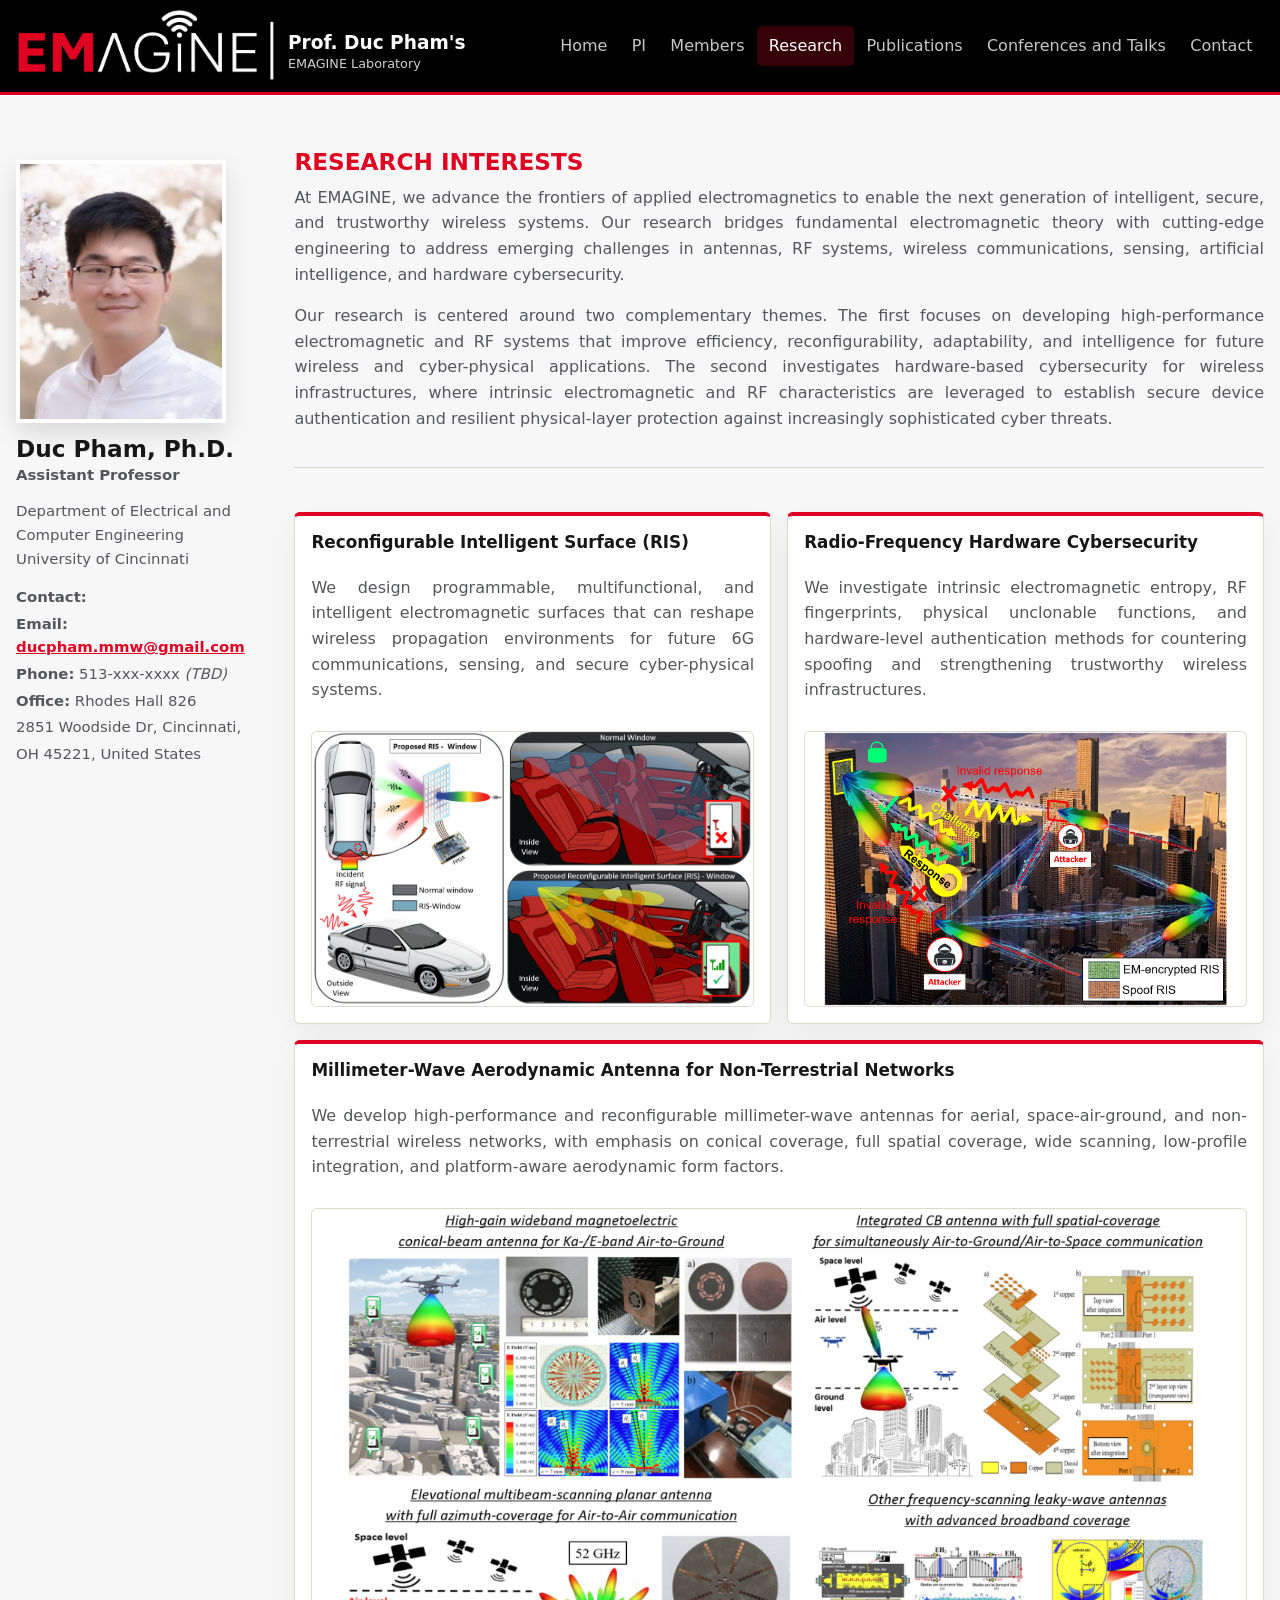
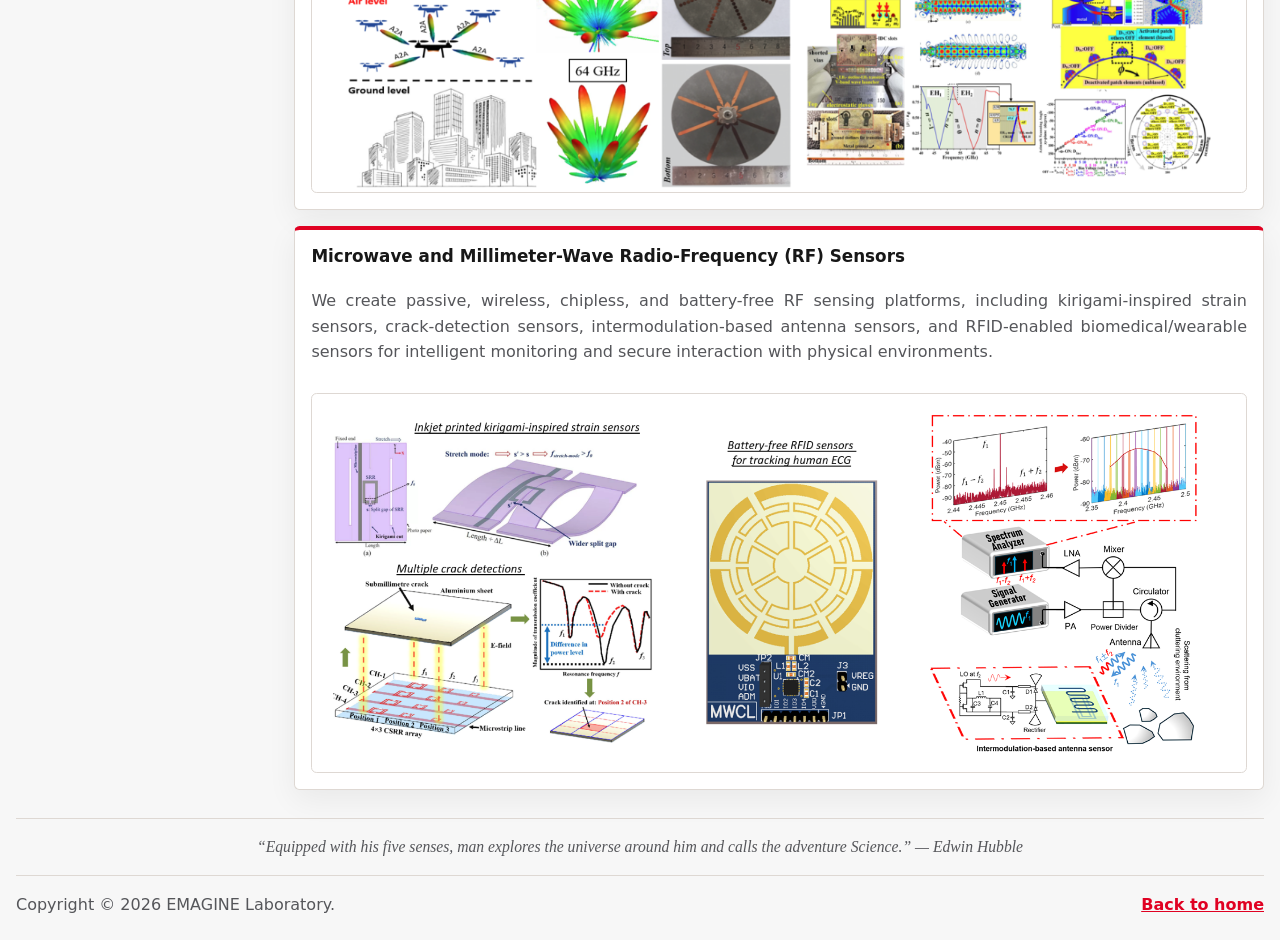
<file: research.html>
<!DOCTYPE html>
<html lang="en">
<head><meta charset="utf-8"><meta name="viewport" content="width=device-width, initial-scale=1"><meta name="description" content="Research areas of EMAGINE Laboratory: applied electromagnetics for intelligent and secured systems."><title>Prof. Duc Pham's Lab</title><link rel="icon" type="image/png" href="assets/uc-logo.png">
  <link rel="stylesheet" href="styles.css?v=20260821h"></head>
<body class="research-page">
  <a class="skip-link" href="#main">Skip to content</a>
  <header class="site-header"><div class="header-inner"><a class="brand" href="index.html" aria-label="EMAGINE Laboratory home"><img class="brand-emagine-logo" src="assets/emagine-header.png?v=20260807ay" alt="EMAGINE Laboratory logo"><span class="brand-copy"><strong>Prof. Duc Pham's</strong><small>EMAGINE Laboratory</small></span></a>
      <nav class="top-nav" aria-label="Main navigation"><div class="nav-links" id="nav-links"><a href="index.html">Home</a><a href="pi.html">PI</a><a href="members.html">Members</a><a href="research.html" aria-current="page">Research</a><a href="publications.html">Publications</a><a href="conferences-and-talks.html">Conferences and Talks</a><a href="contact.html">Contact</a></div></nav>
      <button class="nav-toggle" type="button" aria-expanded="false" aria-controls="nav-links"><span></span><span></span><span></span><span class="sr-only">Menu</span></button>
    </div></header>
  <div class="site-shell">
    <aside class="profile-sidebar" aria-label="Principal investigator information">
      <img class="profile-photo" src="assets/duc-pham-profile-emagine.jpg" alt="Portrait of Dr. Duc Pham">
      <h1>Duc Pham, Ph.D.</h1>
      <p class="profile-title">Assistant Professor</p>
      <p class="profile-affiliation">Department of Electrical and Computer Engineering<br>University of Cincinnati</p>
      <address>
        <strong>Contact:</strong>
        <span><strong>Email:</strong> <a href="mailto:ducpham.mmw@gmail.com">ducpham.mmw@gmail.com</a></span>
        <span><strong>Phone:</strong> 513-xxx-xxxx <em>(TBD)</em></span>
        <span><strong>Office:</strong> Rhodes Hall 826</span>
        <span>2851 Woodside Dr, Cincinnati,</span>
        <span>OH 45221, United States</span>
      </address>
    </aside>
<main id="main" class="content">
      <section class="page-section page-title-section research-intro" aria-labelledby="research-title"><h2 id="research-title">Research Interests</h2><p>At EMAGINE, we advance the frontiers of applied electromagnetics to enable the next generation of intelligent, secure, and trustworthy wireless systems. Our research bridges fundamental electromagnetic theory with cutting-edge engineering to address emerging challenges in antennas, RF systems, wireless communications, sensing, artificial intelligence, and hardware cybersecurity.</p><p>Our research is centered around two complementary themes. The first focuses on developing high-performance electromagnetic and RF systems that improve efficiency, reconfigurability, adaptability, and intelligence for future wireless and cyber-physical applications. The second investigates hardware-based cybersecurity for wireless infrastructures, where intrinsic electromagnetic and RF characteristics are leveraged to establish secure device authentication and resilient physical-layer protection against increasingly sophisticated cyber threats.</p></section>
      <section class="page-section"><div class="research-list">
        <article class="research-figure"><h3>Reconfigurable Intelligent Surface (RIS)</h3><p>We design programmable, multifunctional, and intelligent electromagnetic surfaces that can reshape wireless propagation environments for future 6G communications, sensing, and secure cyber-physical systems.</p><img src="assets/research-ris.png" alt="Reconfigurable intelligent surface concept"></article>
        <article class="research-figure"><h3>Radio-Frequency Hardware Cybersecurity</h3><p>We investigate intrinsic electromagnetic entropy, RF fingerprints, physical unclonable functions, and hardware-level authentication methods for countering spoofing and strengthening trustworthy wireless infrastructures.</p><img src="assets/research-rf-security.png?v=20260807az" alt="RF hardware cybersecurity concept"></article>
        <article class="research-figure research-figure-gallery"><h3>Millimeter-Wave Aerodynamic Antenna for Non-Terrestrial Networks</h3><p>We develop high-performance and reconfigurable millimeter-wave antennas for aerial, space-air-ground, and non-terrestrial wireless networks, with emphasis on conical coverage, full spatial coverage, wide scanning, low-profile integration, and platform-aware aerodynamic form factors.</p><img class="research-wide-image" src="assets/research-ntn-antenna-systems.png" alt="Millimeter-wave aerodynamic antenna systems and prototypes"></article>
        <article class="research-figure research-figure-wide"><h3>Microwave and Millimeter-Wave Radio-Frequency (RF) Sensors</h3><p>We create passive, wireless, chipless, and battery-free RF sensing platforms, including kirigami-inspired strain sensors, crack-detection sensors, intermodulation-based antenna sensors, and RFID-enabled biomedical/wearable sensors for intelligent monitoring and secure interaction with physical environments.</p><div class="research-image-pair" aria-label="Microwave and millimeter-wave RF sensor figures"><img src="assets/research-rf-sensors-wearable-rfid.png" alt="Kirigami strain sensors, crack detection sensors, and battery-free RFID ECG sensor"><img src="assets/research-rf-sensors-intermodulation.png" alt="Intermodulation-based antenna sensor measurement concept"></div></article>
      </div></section>
    </main></div>
  <section class="page-quote" aria-label="Page quote"><p>&ldquo;Equipped with his five senses, man explores the universe around him and calls the adventure Science.&rdquo; &mdash; Edwin Hubble</p></section><footer class="site-footer"><p>Copyright &copy; 2026 EMAGINE Laboratory.</p><a href="index.html">Back to home</a></footer><script src="script.js"></script>
</body></html>
</file>
<file: styles.css>
﻿:root {
  --ink: #171717;
  --ink-soft: #55565a;
  --paper: #f7f5f2;
  --white: #ffffff;
  --line: #ded8d3;
  --uc-red: #e00122;
  --uc-red-dark: #9b0018;
  --black: #000000;
  --warm-gray: #ebe5df;
  --shadow: 0 18px 50px rgba(0, 0, 0, 0.14);
}

* {
  box-sizing: border-box;
}

html {
  scroll-behavior: smooth;
}

body {
  margin: 0;
  color: var(--ink);
  background: var(--paper);
  font-family: Inter, ui-sans-serif, system-ui, -apple-system, BlinkMacSystemFont, "Segoe UI", sans-serif;
  line-height: 1.6;
}

a {
  color: inherit;
}

img {
  max-width: 100%;
}

.skip-link {
  position: absolute;
  left: 1rem;
  top: -4rem;
  z-index: 20;
  padding: 0.6rem 0.9rem;
  background: var(--white);
  color: var(--ink);
  border-radius: 0.35rem;
}

.skip-link:focus {
  top: 1rem;
}

.site-header {
  position: sticky;
  top: 0;
  z-index: 10;
  background: #000000;
  border-bottom: 3px solid var(--uc-red);
  backdrop-filter: blur(16px);
}

.header-inner,
.top-nav {
  width: min(1320px, calc(100% - 2rem));
  margin: 0 auto;
  display: flex;
  align-items: center;
}

.header-inner {
  min-height: 84px;
  justify-content: space-between;
  gap: 2rem;
}

.top-nav {
  min-height: 42px;
  justify-content: flex-end;
}

.brand {
  display: inline-flex;
  align-items: center;
  gap: 0.45rem;
  min-width: 0;
  text-decoration: none;
}

.uc-logo-wrap {
  display: grid;
  place-items: center;
  width: 74px;
  height: 54px;
  flex: 0 0 auto;
  border-right: 1px solid rgba(255, 255, 255, 0.35);
  padding: 0.1rem 0.9rem 0.1rem 0;
}

.uc-logo {
  display: block;
  max-width: 100%;
  max-height: 100%;
  object-fit: contain;
}

.brand strong {
  display: block;
  color: var(--white);
  font-size: clamp(1.35rem, 2.4vw, 2.15rem);
  line-height: 1.2;
  font-weight: 500;
}

.brand small {
  display: block;
  color: rgba(255, 255, 255, 0.82);
  font-size: clamp(0.9rem, 1.35vw, 1.15rem);
}

.header-emis-logo {
  width: min(250px, 23vw);
  max-height: 72px;
  object-fit: contain;
  flex: 0 0 auto;
}

.nav-links {
  display: flex;
  align-items: center;
  gap: 0.2rem;
}

.nav-links a {
  color: rgba(255, 255, 255, 0.78);
  font-size: 1rem;
  font-weight: 500;
  padding: 0.45rem 0.72rem;
  border-radius: 0.3rem;
  text-decoration: none;
}

.nav-links a:hover,
.nav-links a:focus,
.nav-links a[aria-current="page"] {
  color: var(--white);
  background: rgba(224, 1, 34, 0.24);
}

.nav-toggle {
  display: none;
  width: 42px;
  height: 42px;
  border: 1px solid var(--line);
  border-radius: 0.35rem;
  background: var(--white);
  padding: 0.55rem;
}

.nav-toggle span:not(.sr-only) {
  display: block;
  height: 2px;
  margin: 5px 0;
  background: var(--ink);
}

.sr-only {
  position: absolute;
  width: 1px;
  height: 1px;
  overflow: hidden;
  clip: rect(0, 0, 0, 0);
}

.site-shell {
  width: min(1320px, calc(100% - 2rem));
  margin: 0 auto;
  display: grid;
  grid-template-columns: 240px minmax(0, 1fr);
  gap: clamp(1.4rem, 3vw, 2.5rem);
  align-items: start;
  justify-content: center;
}

.profile-sidebar {
  position: sticky;
  top: 144px;
  padding: 1rem 0 2rem;
  font-size: 0.93rem;
}

.profile-photo {
  display: block;
  width: min(100%, 210px);
  aspect-ratio: 4 / 5;
  object-fit: cover;
  object-position: center top;
  border: 4px solid var(--white);
  box-shadow: 0 10px 24px rgba(0, 0, 0, 0.12);
}

.profile-sidebar h1 {
  margin: 0.85rem 0 0.2rem;
  font-size: 1.45rem;
  line-height: 1.08;
  letter-spacing: 0;
}

.profile-title,
.profile-affiliation,
.profile-sidebar p,
.profile-sidebar address {
  color: var(--ink-soft);
}

.profile-title {
  margin: 0;
  color: var(--uc-red);
  font-weight: 900;
}

.profile-affiliation {
  margin: 0.35rem 0 0;
}

.profile-sidebar p {
  margin: 0 0 0.75rem;
}

.profile-sidebar address {
  display: grid;
  gap: 0.18rem;
  margin: 0.9rem 0;
  font-style: normal;
}

.profile-sidebar a,
.content a {
  color: var(--uc-red);
  font-weight: 800;
}

.home-mobile-profile {
  display: none;
}

.content {
  min-width: 0;
  padding: 2rem 0 4rem;
}

.page-section {
  scroll-margin-top: 94px;
  padding: clamp(2.75rem, 5vw, 4.5rem) 0;
  border-bottom: 1px solid var(--line);
}

.intro-section {
  min-height: calc(70vh - 74px);
  display: grid;
  align-content: center;
  background:
    linear-gradient(90deg, rgba(0, 0, 0, 0.9), rgba(49, 0, 8, 0.7), rgba(0, 0, 0, 0.15)),
    url("assets/emagine-welcome-background.png");
  background-size: cover;
  background-position: center;
  color: var(--white);
  margin: 0;
  padding-left: 1.5rem;
  padding-right: 1.5rem;
  border-bottom: 4px solid var(--uc-red);
}

.section-kicker {
  margin: 0 0 0.75rem;
  color: var(--uc-red);
  font-weight: 900;
  text-transform: uppercase;
  font-size: 0.78rem;
  letter-spacing: 0;
}

.intro-section .section-kicker {
  color: #ff4a5f;
}

h2,
h3,
p {
  overflow-wrap: anywhere;
}

h2 {
  margin: 0;
  font-size: clamp(2.1rem, 4vw, 4rem);
  line-height: 1.02;
  letter-spacing: 0;
}

h3 {
  margin: 0;
  font-size: 1.12rem;
  line-height: 1.3;
}

.lead {
  max-width: 820px;
  margin: 1.25rem 0 0;
  color: rgba(255, 255, 255, 0.88);
  font-size: clamp(1.08rem, 1.8vw, 1.3rem);
}

.notice {
  max-width: 820px;
  margin-top: 1.4rem;
  padding: 0.9rem 1rem;
  border-left: 5px solid var(--uc-red);
  background: rgba(255, 255, 255, 0.1);
  color: inherit;
}

.page-section > p:not(.section-kicker),
.info-list p,
.research-list p,
.people-list span,
.publication p,
.news-list p,
.directions-block {
  color: var(--ink-soft);
}

.page-title-section {
  padding-top: clamp(2rem, 4vw, 3rem);
}

.subsection-title {
  font-size: clamp(1.45rem, 2.4vw, 2.2rem);
  margin-bottom: 1rem;
}

.intro-section p.lead {
  color: rgba(255, 255, 255, 0.9);
}

.intro-section .notice {
  color: var(--white);
}

.research-list,
.info-list,
.people-list,
.publication-list {
  display: grid;
  gap: 1rem;
  margin-top: 1.5rem;
}

.research-list {
  grid-template-columns: repeat(2, minmax(0, 1fr));
}

.research-list article,
.info-list article,
.person-row,
.publication,
.directions-block {
  background: var(--white);
  border: 1px solid var(--line);
  border-radius: 0.35rem;
  padding: 1rem;
  box-shadow: 0 10px 30px rgba(0, 0, 0, 0.06);
}

.research-list article {
  border-top: 4px solid var(--uc-red);
}

.publication {
  display: grid;
  grid-template-columns: 82px minmax(0, 1fr);
  gap: 1rem;
}

.pub-year,
.news-list time {
  margin: 0;
  color: var(--uc-red);
  font-weight: 900;
}

.publication p,
.news-list p {
  margin: 0.25rem 0 0;
}

.person-row {
  display: grid;
  gap: 0.25rem;
}

.news-list {
  display: grid;
  gap: 0.7rem;
  margin: 1.35rem 0 0;
  padding-left: 1.25rem;
  color: var(--ink-soft);
}

.news-list li {
  padding-left: 0.25rem;
}

.directions-block {
  display: grid;
  gap: 0.35rem;
  margin-top: 1.5rem;
  font-style: normal;
}

.pub-full-list {
  display: grid;
  gap: 0.45rem;
  margin: 1rem 0 0;
  padding-left: 1.25rem;
  color: var(--ink-soft);
}

.pub-full-list li {
  padding-left: 0.25rem;
}

.pub-full-list strong {
  color: var(--ink);
}

.page-quote {
  width: min(1320px, calc(100% - 2rem));
  margin: 0.125rem auto 0;
  padding: 1rem 0;
  border-top: 1px solid var(--line);
  border-bottom: 1px solid var(--line);
  color: var(--ink-soft);
  text-align: center;
}

.content > .page-section:last-child {
  border-bottom: 0;
  padding-bottom: 0.35rem;
}

.content {
  padding-bottom: 0.35rem;
}

.page-quote p {
  width: min(980px, 100%);
  margin: 0;
  margin-inline: auto;
  font-family: Georgia, "Times New Roman", serif;
  font-size: 0.98rem;
  font-style: italic;
  line-height: 1.55;
}

.site-footer {
  width: min(1320px, calc(100% - 2rem));
  margin: 0 auto;
  padding: 1rem 0 1.4rem;
  display: flex;
  justify-content: space-between;
  gap: 1rem;
  color: var(--ink-soft);
}

.site-footer p {
  margin: 0;
}

.site-footer a {
  color: var(--uc-red);
  font-weight: 800;
}

@media (max-width: 980px) {
  .nav-toggle {
    display: block;
  }

  .nav-links {
    position: absolute;
    left: 1rem;
    right: 1rem;
    top: 126px;
    display: none;
    padding: 0.7rem;
    background: var(--white);
    border: 1px solid var(--line);
    border-radius: 0.35rem;
    box-shadow: var(--shadow);
  }

  .nav-links.is-open {
    display: grid;
  }

  .nav-links a {
    color: var(--ink);
    padding: 0.75rem;
  }

  .site-shell {
    grid-template-columns: 1fr;
  }

  .profile-sidebar {
    position: relative;
    top: auto;
    display: grid;
    grid-template-columns: 140px minmax(0, 1fr);
    gap: 1rem;
    align-items: start;
  justify-content: center;
    padding-bottom: 0;
  }

  .profile-sidebar h1,
  .profile-title,
  .profile-affiliation,
  .profile-sidebar p,
  .profile-sidebar address {
    grid-column: 2;
  }

  .profile-photo {
    grid-row: 1 / span 7;
  }

  .content {
    padding-top: 1rem;
  }

  .intro-section {
    margin: 0;
  }
}

@media (max-width: 620px) {
  .header-inner,
  .top-nav,
  .site-shell,
  .site-footer {
    width: min(100% - 1rem, 1320px);
  }

  .uc-logo-wrap {
    width: 48px;
    height: 40px;
    padding-right: 0.5rem;
  }

  .brand {
    gap: 0.55rem;
  }

  .brand strong {
    max-width: 220px;
    font-size: 1rem;
  }

  .brand small {
    display: none;
  }

  .header-emis-logo {
    display: none;
  }

  .top-nav {
    min-height: 0;
  }

  .nav-links {
    top: 84px;
  }

  .profile-sidebar {
    grid-template-columns: 1fr;
  }

  .profile-sidebar h1,
  .profile-title,
  .profile-affiliation,
  .profile-sidebar p,
  .profile-sidebar address {
    grid-column: auto;
  }

  .profile-photo {
    grid-row: auto;
    max-width: 190px;
  }

  .research-list,
  .publication {
    grid-template-columns: 1fr;
  }

  .intro-section {
    min-height: 560px;
  }

  .site-footer {
    flex-direction: column;
  }
}

/* EMAGINE refresh overrides */
:root {
  --paper: #f7f7f7;
}

.header-emis-logo {
  width: min(360px, 32vw);
  max-height: 72px;
  object-fit: contain;
}

.nav-links {
  gap: 0.08rem;
}

.nav-links a {
  white-space: nowrap;
}


.plain-list,
.simple-list {
  display: grid;
  gap: 0.7rem;
  margin: 1.2rem 0 0;
  padding-left: 1.25rem;
  color: var(--ink-soft);
}

.plain-list strong,
.simple-list strong {
  color: var(--ink);
}

.research-figure {
  display: grid;
  gap: 0.75rem;
}

.research-figure img,
.wide-image {
  width: 100%;
  border-radius: 0.35rem;
  border: 1px solid var(--line);
  background: var(--white);
}

.research-figure img {
  aspect-ratio: 16 / 10;
  object-fit: contain;
}

.wide-image {
  object-fit: cover;
}

.contact-grid {
  display: grid;
  grid-template-columns: repeat(2, minmax(0, 1fr));
  gap: 1.2rem;
  margin-top: 1.4rem;
}

.contact-grid article {
  background: var(--white);
  border: 1px solid var(--line);
  border-radius: 0.35rem;
  padding: 1rem;
}

@media (max-width: 980px) {
  .header-emis-logo {
    width: min(260px, 34vw);
  }
}

@media (max-width: 720px) {
  .contact-grid {
    grid-template-columns: 1fr;
  }
}

.intro-section > p:not(.section-kicker) {
  color: rgba(255, 255, 255, 0.9);
}


.concept-figure {
  margin: 0 0 1.2rem;
  padding: 0;
  background: #000000;
  border-bottom: 4px solid var(--uc-red);
}

.concept-figure img {
  display: block;
  width: 100%;
  height: auto;
}




.brand-emagine-logo {
  display: block;
  width: min(190px, 20vw);
  max-height: 58px;
  object-fit: contain;
}



.brand .brand-emagine-logo {
  width: min(260px, 28vw);
  max-height: 72px;
}

.brand .brand-copy strong {
  font-size: clamp(1rem, 1.45vw, 1.35rem);
  font-weight: 600;
}

.brand .brand-copy small {
  font-size: clamp(0.75rem, 1vw, 0.95rem);
}

.brand:has(.brand-emagine-logo) {
  gap: 0.75rem;
}

.brand:has(.brand-emagine-logo) .brand-copy {
  transform: translateY(0.42rem);
}

/* One-line header layout */
.site-header .header-inner {
  min-height: 92px;
}

.header-inner > .brand {
  flex: 0 0 auto;
}

.header-inner > .top-nav {
  width: auto;
  min-height: auto;
  margin: 0 0 0 auto;
  flex: 1 1 auto;
  justify-content: flex-end;
}

.header-inner > .top-nav .nav-links {
  justify-content: flex-end;
  flex-wrap: wrap;
  row-gap: 0.2rem;
}

.header-inner > .nav-toggle {
  flex: 0 0 auto;
}

@media (max-width: 1180px) {
  .brand .brand-emagine-logo {
    width: min(230px, 24vw);
  }

  .brand .brand-copy strong {
    font-size: clamp(0.95rem, 1.25vw, 1.18rem);
  }

  .brand .brand-copy small {
    font-size: clamp(0.72rem, 0.9vw, 0.86rem);
  }

  .nav-links a {
    font-size: 0.92rem;
    padding-inline: 0.52rem;
  }
}

@media (max-width: 980px) {
  .header-inner > .top-nav {
    flex: 0 0 auto;
    margin-left: auto;
  }
}



/* Compact academic section headings */
.content > .page-section:not(.intro-section) h2 {
  font-size: 1.25rem;
  line-height: 1.28;
  font-weight: 800;
}

.content > .page-title-section:not(.intro-section) h2 {
  font-size: 1.35rem;
}

.content > .page-section:not(.intro-section) h3 {
  font-size: 1.05rem;
}

.page-title-section .lead {
  font-size: 1rem;
}

/* Red underlined section heading style */
.content > .page-section:not(.intro-section) h2 {
  color: var(--uc-red);
  font-size: 1.45rem;
  line-height: 1.25;
  font-weight: 900;
  text-transform: uppercase;
  text-decoration: underline;
  text-underline-offset: 0.14em;
  text-decoration-thickness: 0.08em;
}

.content > .page-title-section:not(.intro-section) h2 {
  font-size: 1.45rem;
}

/* Black underlined section headings */
.content > .page-section:not(.intro-section) h2 {
  color: var(--ink);
}

/* Match headings to News date red */
.content > .page-section:not(.intro-section) h2 {
  color: var(--uc-red);
}

/* Remove section heading underlines */
.content > .page-section:not(.intro-section) h2 {
  text-decoration: none;
}

/* Tighter spacing between content sections */
.content > .page-section:not(.intro-section) {
  padding: 1.25rem 0;
}

.content > .page-section:not(.intro-section) h2 {
  margin-bottom: 0.55rem;
}

.content > .page-section:not(.intro-section) p:first-of-type,
.content > .page-section:not(.intro-section) .plain-list,
.content > .page-section:not(.intro-section) .pub-full-list,
.content > .page-section:not(.intro-section) .news-list {
  margin-top: 0.55rem;
}
@media (min-width: 981px) {
  .site-shell {
    min-height: calc(100vh + 8rem);
  }
}
/* Unified Home welcome visual */
.welcome-visual {
  position: relative;
  overflow: hidden;
  background: #000000;
  border-bottom: 4px solid var(--uc-red);
  box-shadow: 0 18px 44px rgba(0, 0, 0, 0.16);
}

.welcome-visual .concept-figure {
  position: relative;
  margin: 0;
  padding: 0;
  background: #000000;
  border-bottom: 0;
}

.welcome-visual .concept-figure::after {
  content: "";
  position: absolute;
  left: 0;
  right: 0;
  bottom: -1px;
  height: clamp(5rem, 11vw, 9rem);
  pointer-events: none;
  background: linear-gradient(180deg, rgba(0, 0, 0, 0), #000000 78%);
}

.welcome-visual .concept-figure img {
  display: block;
  width: 100%;
  height: auto;
}

.welcome-visual .concept-figure figcaption {
  position: absolute;
  z-index: 2;
  top: clamp(0.75rem, 2vw, 1.4rem);
  left: clamp(0.9rem, 2.8vw, 2rem);
  margin: 0;
  color: var(--white);
  font-family: Georgia, "Times New Roman", serif;
  font-size: clamp(1.25rem, 3vw, 2.15rem);
  font-weight: 700;
  line-height: 1;
  letter-spacing: 0;
  text-shadow: 0 3px 18px rgba(0, 0, 0, 0.85);
}

.welcome-visual .intro-section {
  min-height: clamp(360px, 46vh, 540px);
  margin: -1px 0 0;
  padding: clamp(2.3rem, 5vw, 4.5rem) clamp(1rem, 3vw, 2rem) clamp(2.4rem, 5vw, 4rem);
  border-bottom: 0;
  background:
    linear-gradient(180deg, #000000 0%, rgba(0, 0, 0, 0.86) 22%, rgba(0, 0, 0, 0.2) 100%),
    linear-gradient(90deg, rgba(0, 0, 0, 0.92), rgba(49, 0, 8, 0.74), rgba(0, 0, 0, 0.12)),
    url("assets/emagine-welcome-background.png");
  background-size: cover;
  background-position: center;
}

.welcome-visual .intro-section p {
  max-width: 850px;
  color: rgba(255, 255, 255, 0.92);
  font-size: clamp(1rem, 1.35vw, 1.15rem);
}

.welcome-visual .intro-section p:first-child {
  margin-top: 0;
}

.welcome-visual .notice {
  max-width: 850px;
}

@media (max-width: 620px) {
  .welcome-visual .concept-figure figcaption {
    top: 0.65rem;
    left: 0.75rem;
  }

  .welcome-visual .intro-section {
    min-height: 430px;
    padding-top: 2rem;
  }
}
/* Refine Home welcome merge */
.welcome-visual .concept-figure::after {
  bottom: -1px;
  height: clamp(1.4rem, 3.2vw, 2.4rem);
  background: linear-gradient(180deg, rgba(0, 0, 0, 0), #000000 92%);
}

.welcome-visual .concept-figure figcaption {
  top: clamp(3rem, 6.6vw, 5.1rem);
  left: clamp(2rem, 8.4vw, 5.4rem);
  font-size: clamp(1.45rem, 3.15vw, 2.35rem);
}

.welcome-visual .intro-section {
  min-height: clamp(330px, 42vh, 500px);
  padding-top: clamp(1.15rem, 2.5vw, 2rem);
}

@media (max-width: 620px) {
  .welcome-visual .concept-figure::after {
    height: 1.25rem;
  }

  .welcome-visual .concept-figure figcaption {
    top: 18%;
    left: 8%;
    font-size: clamp(1rem, 6vw, 1.45rem);
  }

  .welcome-visual .intro-section {
    min-height: 390px;
    padding-top: 1.2rem;
  }
}
/* Align Welcome text with EMAGINE wordmark */
.welcome-visual .concept-figure figcaption {
  top: clamp(4rem, 7.8vw, 5.5rem);
  left: clamp(7rem, 23vw, 14.5rem);
}

@media (max-width: 620px) {
  .welcome-visual .concept-figure figcaption {
    top: 16%;
    left: 19%;
  }
}
/* Keep Welcome text close without covering EMAGINE */
.welcome-visual .concept-figure figcaption {
  top: clamp(2.75rem, 5.4vw, 3.85rem);
  left: clamp(7rem, 23vw, 14.5rem);
  font-size: clamp(1.25rem, 2.55vw, 1.95rem);
}

@media (max-width: 620px) {
  .welcome-visual .concept-figure figcaption {
    top: 12%;
    left: 19%;
    font-size: clamp(0.95rem, 5vw, 1.25rem);
  }
}
/* Align Welcome with UC mark and tighten intro gap */
.welcome-visual .concept-figure figcaption {
  left: clamp(2.1rem, 8.7vw, 5.7rem);
}

.welcome-visual .intro-section {
  padding-top: clamp(0.65rem, 1.35vw, 1.05rem);
}

@media (max-width: 620px) {
  .welcome-visual .concept-figure figcaption {
    left: 8%;
  }

  .welcome-visual .intro-section {
    padding-top: 0.85rem;
  }
}
/* Position Welcome text above cropped UC mark */
.welcome-visual .concept-figure figcaption {
  top: clamp(0.45rem, 1.35vw, 0.9rem);
  left: clamp(2.1rem, 8.7vw, 5.7rem);
  font-size: clamp(1.1rem, 2.15vw, 1.65rem);
}

.welcome-visual .intro-section {
  align-content: start;
  padding-top: clamp(0.45rem, 1vw, 0.8rem);
}

@media (max-width: 620px) {
  .welcome-visual .concept-figure figcaption {
    top: 5%;
    left: 8%;
    font-size: clamp(0.9rem, 4.6vw, 1.15rem);
  }
}
/* Place Welcome directly above EMAGINE wordmark */
.welcome-visual .concept-figure figcaption {
  top: clamp(0.45rem, 1.2vw, 0.85rem);
  left: clamp(7.5rem, 14vw, 11.5rem);
  font-family: "Palatino Linotype", Palatino, Georgia, "Times New Roman", serif;
  font-size: clamp(1.45rem, 3vw, 2.25rem);
  font-style: italic;
  font-weight: 800;
  letter-spacing: 0;
  color: #ffffff;
  text-shadow: 0 3px 18px rgba(0, 0, 0, 0.9), 0 0 18px rgba(224, 1, 34, 0.24);
}

@media (max-width: 620px) {
  .welcome-visual .concept-figure figcaption {
    top: 4%;
    left: 22%;
    font-size: clamp(1rem, 5.8vw, 1.45rem);
  }
}
/* Final Welcome alignment over UC mark */
.welcome-visual .concept-figure figcaption {
  top: clamp(0.55rem, 1.35vw, 0.95rem);
  left: clamp(2.1rem, 8.7vw, 5.7rem);
}

.welcome-visual .intro-section {
  padding-top: clamp(0.95rem, 1.7vw, 1.35rem);
}

@media (max-width: 620px) {
  .welcome-visual .concept-figure figcaption {
    top: 5%;
    left: 8%;
  }

  .welcome-visual .intro-section {
    padding-top: 1.05rem;
  }
}
/* Welcome text emphasis */
.welcome-visual .intro-section .join-title {
  margin: clamp(1rem, 2vw, 1.45rem) 0 0.45rem;
  color: var(--uc-red);
  font-size: clamp(1.05rem, 1.7vw, 1.3rem);
  font-weight: 900;
}

.welcome-visual .intro-section .text-underline {
  text-decoration: underline;
  text-underline-offset: 0.12em;
  text-decoration-thickness: 0.08em;
}

.welcome-visual .intro-section em {
  color: rgba(255, 255, 255, 0.86);
}
/* Compact long Welcome text */
.welcome-visual .intro-section {
  min-height: auto;
  padding-top: clamp(0.75rem, 1.2vw, 1rem);
  padding-bottom: clamp(1.25rem, 2.4vw, 2rem);
}

.welcome-visual .intro-section p {
  max-width: 880px;
  margin: 0.78rem 0 0;
  font-size: clamp(0.82rem, 1.02vw, 0.95rem);
  line-height: 1.42;
}

.welcome-visual .intro-section p:first-child {
  margin-top: 0;
}

.welcome-visual .intro-section .join-title {
  margin: 0.9rem 0 0.25rem;
  font-size: clamp(0.95rem, 1.35vw, 1.1rem);
}

@media (max-width: 620px) {
  .welcome-visual .intro-section p {
    font-size: 0.9rem;
    line-height: 1.48;
  }
}
/* Slightly larger compact Welcome text */
.welcome-visual .intro-section p {
  font-size: clamp(0.9rem, 1.08vw, 1.02rem);
  line-height: 1.43;
}

.welcome-visual .intro-section .join-title {
  font-size: clamp(1rem, 1.45vw, 1.18rem);
}
/* Refine hero transition and joining spacing */
.welcome-visual .concept-figure::after {
  height: clamp(0.55rem, 1.2vw, 0.9rem);
  background: linear-gradient(180deg, rgba(0, 0, 0, 0), #000000 96%);
}

.welcome-visual .intro-section .join-title {
  margin-bottom: 0.08rem;
}

.welcome-visual .intro-section .join-title + p {
  margin-top: 0.12rem;
}
/* Justify Welcome body copy */
.welcome-visual .intro-section p {
  text-align: justify;
  text-align-last: left;
}
/* Justify News text */
.news-list li {
  text-align: justify;
  text-align-last: left;
}
/* Justify PI biography and publication-style lists */
#bio-title ~ p,
.pub-full-list li {
  text-align: justify;
  text-align-last: left;
}
/* Contact page map layout */
.contact-page {
  padding-top: clamp(1.6rem, 3vw, 2.4rem);
}

.contact-layout {
  display: grid;
  grid-template-columns: minmax(0, 0.95fr) minmax(320px, 1.05fr);
  gap: clamp(1.5rem, 3vw, 2.4rem);
  align-items: start;
  justify-content: center;
  margin-top: 1.1rem;
}

.contact-copy h3 {
  margin: 1.15rem 0 0.25rem;
  color: var(--ink);
  font-size: clamp(1.05rem, 1.6vw, 1.22rem);
  font-weight: 900;
}

.contact-copy h3:first-child {
  margin-top: 0;
}

.contact-copy p {
  margin: 0 0 0.9rem;
  color: var(--ink);
  font-size: 1rem;
  line-height: 1.55;
  text-align: justify;
  text-align-last: left;
}

.contact-map iframe {
  display: block;
  width: 100%;
  min-height: 430px;
  border: 0;
  background: var(--warm-gray);
}

.contact-map p {
  margin: 0.55rem 0 0;
  font-size: 0.92rem;
}

@media (max-width: 980px) {
  .contact-layout {
    grid-template-columns: 1fr;
  }

  .contact-map iframe {
    min-height: 360px;
  }
}
/* Justify Research intro */
.research-intro p {
  max-width: 920px;
  color: var(--ink-soft);
  text-align: justify;
  text-align-last: left;
}
/* Research card multi-image gallery */
.research-image-grid {
  display: grid;
  grid-template-columns: 0.95fr 0.95fr;
  grid-template-rows: minmax(0, 1fr) minmax(0, 1.12fr);
  gap: 0.35rem;
  aspect-ratio: 16 / 10;
  padding: 0.35rem;
  border: 1px solid var(--line);
  border-radius: 0.35rem;
  background: var(--white);
}

.research-image-grid img {
  width: 100%;
  height: 100%;
  min-width: 0;
  object-fit: contain;
  border: 0;
  border-radius: 0.2rem;
  background: #ffffff;
}

.research-image-grid img:nth-child(3) {
  grid-column: 1 / -1;
}

@media (max-width: 620px) {
  .research-image-grid {
    grid-template-columns: 1fr;
    grid-template-rows: repeat(3, minmax(0, 1fr));
    aspect-ratio: auto;
  }

  .research-image-grid img:nth-child(3) {
    grid-column: auto;
  }
}
/* Full-width antenna research card */
.research-list .research-figure-gallery {
  grid-column: 1 / -1;
}

.research-figure-gallery .research-image-grid {
  grid-template-columns: 1fr 1fr;
  grid-template-rows: auto auto;
  aspect-ratio: auto;
  gap: clamp(0.65rem, 1.4vw, 1rem);
  padding: clamp(0.65rem, 1.4vw, 1rem);
}

.research-figure-gallery .research-image-grid img {
  height: auto;
  object-fit: contain;
}

.research-figure-gallery .research-image-grid img:nth-child(1),
.research-figure-gallery .research-image-grid img:nth-child(2) {
  width: 100%;
  max-height: 360px;
}

.research-figure-gallery .research-image-grid img:nth-child(3) {
  grid-column: 1 / -1;
  width: 100%;
  max-height: none;
}

@media (max-width: 760px) {
  .research-figure-gallery .research-image-grid {
    grid-template-columns: 1fr;
  }

  .research-figure-gallery .research-image-grid img:nth-child(3) {
    grid-column: auto;
  }
}
/* Full-width RF sensor research card */
.research-list .research-figure-wide {
  grid-column: 1 / -1;
}

.research-image-pair {
  display: grid;
  grid-template-columns: minmax(0, 1.25fr) minmax(0, 0.75fr);
  gap: clamp(0.75rem, 1.5vw, 1rem);
  align-items: stretch;
  padding: clamp(0.65rem, 1.4vw, 1rem);
  border: 1px solid var(--line);
  border-radius: 0.35rem;
  background: var(--white);
}

.research-image-pair img {
  width: 100%;
  height: 100%;
  max-height: 560px;
  object-fit: contain;
  border: 0;
  border-radius: 0.2rem;
  background: #ffffff;
}

@media (max-width: 760px) {
  .research-image-pair {
    grid-template-columns: 1fr;
  }

  .research-image-pair img {
    height: auto;
  }
}
/* Research text width and justification refinements */
.research-intro p {
  max-width: none;
}

.research-list article p {
  text-align: justify;
  text-align-last: left;
}

.research-wide-image {
  width: 100%;
  height: auto;
  border: 1px solid var(--line);
  border-radius: 0.35rem;
  background: var(--white);
}
/* Justify Members intro */
#members-title + .lead {
  max-width: none;
  text-align: justify;
  text-align-last: left;
}

.pub-full-list .talk-date {
  color: var(--uc-red);
  font-weight: 900;
  text-decoration: underline;
  text-underline-offset: 0.14em;
}

#honors-title + .plain-list li {
  text-align: justify;
  text-align-last: left;
}

#services-title + .plain-list li {
  text-align: justify;
  text-align-last: left;
}

.name-alias {
  position: relative;
  color: var(--uc-red);
  cursor: help;
  font-weight: 800;
  border-bottom: 1px dotted rgba(226, 0, 26, 0.75);
}

.name-alias:focus {
  outline: 2px solid rgba(226, 0, 26, 0.35);
  outline-offset: 0.12rem;
}

.alias-tooltip {
  position: absolute;
  z-index: 20;
  left: 0;
  bottom: calc(100% + 0.5rem);
  width: min(360px, 82vw);
  padding: 0.65rem 0.75rem;
  color: var(--white);
  background: var(--ink);
  border-left: 4px solid var(--uc-red);
  box-shadow: var(--shadow);
  font-size: 0.86rem;
  font-weight: 600;
  line-height: 1.35;
  opacity: 0;
  pointer-events: none;
  transform: translateY(0.25rem);
  transition: opacity 0.16s ease, transform 0.16s ease;
}

.name-alias:hover .alias-tooltip,
.name-alias:focus .alias-tooltip {
  opacity: 1;
  transform: translateY(0);
}

.opportunity-list {
  display: grid;
  gap: 0.85rem;
  margin-top: 0.85rem;
}

.opportunity-row {
  display: grid;
  grid-template-columns: minmax(0, 1fr) auto;
  gap: 1rem;
  align-items: center;
  padding: 0.9rem 1rem;
  background: var(--white);
  border: 1px solid var(--line);
  border-left: 4px solid var(--uc-red);
  border-radius: 0.35rem;
}

.opportunity-row h3 {
  margin: 0 0 0.25rem;
  color: var(--ink);
  font-size: 1.03rem;
}

.opportunity-row p {
  margin: 0;
  color: var(--ink-soft);
  text-align: justify;
  text-align-last: left;
}

.pdf-button {
  justify-self: end;
  display: inline-flex;
  align-items: center;
  min-height: 2.3rem;
  padding: 0.55rem 0.75rem;
  color: var(--white) !important;
  background: var(--uc-red);
  border-radius: 0.3rem;
  font-weight: 900;
  line-height: 1.2;
  text-align: center;
  text-decoration: none;
  white-space: nowrap;
}

.pdf-button:hover,
.pdf-button:focus {
  background: var(--uc-red-dark);
}

.visitor-widgets {
  display: grid;
  grid-template-columns: minmax(190px, max-content) minmax(260px, max-content);
  gap: 1.15rem;
  align-items: start;
  justify-content: center;
  transform: translateX(-1.1rem);
}

.visitor-widget h3 {
  margin: 0 0 0.7rem;
  color: var(--ink);
  font-size: 1.12rem;
}

.visitor-widget img {
  max-width: 100%;
  height: auto;
}

.visitor-counter-widget {
  justify-self: end;
}

.visitor-counter-widget img {
  width: min(190px, 100%);
}

.country-counter-widget {
  justify-self: start;
}

.country-counter-widget img {
  width: min(600px, 100%);
}

.visitors-section {
  padding-top: 0.95rem;
}

@media (max-width: 720px) {
  .visitor-widgets {
    grid-template-columns: 1fr;
    transform: none;
  }

  .country-counter-widget {
    display: none;
  }
}

/* Center Home Welcome text block under the hero image without changing text width */
.welcome-visual .intro-section p {
  margin-left: auto;
  margin-right: auto;
}

.welcome-visual .intro-section .join-title {
  width: min(880px, 100%);
  margin-left: auto;
  margin-right: auto;
  text-align: left;
}
/* Tighter PI page bullet spacing */
#bio-title ~ .plain-list,
#education-title + .plain-list,
#experience-title + .plain-list,
#services-title + .plain-list,
#peer-review-title + .plain-list,
#honors-title + .plain-list {
  gap: 0.42rem;
  margin-top: 0.75rem;
}

/* Responsive polish for tablet and phone while preserving desktop layout */
@media (max-width: 980px) {
  .site-header {
    position: relative;
  }

  .site-header .header-inner {
    min-height: auto;
    padding: 0.75rem 0;
    gap: 0.8rem;
  }

  .header-inner > .brand {
    flex: 1 1 auto;
    min-width: 0;
  }

  .brand .brand-emagine-logo {
    width: clamp(118px, 32vw, 210px);
    max-height: 58px;
    object-position: left center;
  }

  .brand:has(.brand-emagine-logo) {
    gap: 0.55rem;
  }

  .brand:has(.brand-emagine-logo) .brand-copy {
    transform: translateY(0.2rem);
  }

  .brand .brand-copy strong {
    font-size: clamp(0.86rem, 2.1vw, 1.12rem);
    white-space: nowrap;
  }

  .brand .brand-copy small {
    font-size: clamp(0.68rem, 1.7vw, 0.86rem);
    white-space: nowrap;
  }

  .header-inner > .top-nav {
    flex: 0 0 auto;
    width: auto;
    margin-left: 0;
  }

  .nav-toggle {
    display: block;
    flex: 0 0 auto;
    border-color: rgba(255, 255, 255, 0.35);
    background: transparent;
  }

  .nav-toggle span:not(.sr-only) {
    background: var(--white);
  }

  .nav-links {
    top: calc(100% + 0.45rem);
    left: 0.75rem;
    right: 0.75rem;
    z-index: 30;
    grid-template-columns: repeat(2, minmax(0, 1fr));
    gap: 0.15rem;
    max-height: calc(100vh - 7rem);
    overflow: auto;
  }

  .nav-links a {
    white-space: normal;
    line-height: 1.2;
  }

  .site-shell {
    width: min(100% - 1.25rem, 1320px);
    gap: 1rem;
  }

  .profile-sidebar {
    position: static;
    grid-template-columns: 112px minmax(0, 1fr);
    gap: 0.8rem 0.95rem;
    padding: 1rem 0 0.6rem;
    font-size: 0.88rem;
    border-bottom: 1px solid var(--line);
  }

  .profile-photo {
    width: 112px;
    max-width: 112px;
    border-width: 3px;
  }

  .profile-sidebar h1 {
    margin-top: 0;
    font-size: 1.18rem;
  }

  .profile-sidebar address {
    margin: 0.45rem 0 0;
    gap: 0.08rem;
  }

  .content {
    padding-top: 0.35rem;
  }

  .content > .page-section:not(.intro-section) {
    padding: 1rem 0;
  }

  .page-title-section {
    padding-top: 1.1rem;
  }

  .welcome-visual .intro-section p,
  .research-intro p,
  .research-list article p,
  #members-title + .lead,
  #bio-title ~ p,
  .pub-full-list li,
  .news-list li,
  .contact-copy p {
    text-align: left;
  }
}

@media (max-width: 760px) {
  .header-inner,
  .top-nav,
  .site-shell,
  .site-footer {
    width: min(100% - 0.9rem, 1320px);
  }

  .site-header .header-inner {
    align-items: center;
  }

  .brand .brand-emagine-logo {
    width: clamp(104px, 36vw, 150px);
    max-height: 46px;
  }

  .brand .brand-copy strong {
    font-size: clamp(0.78rem, 3.2vw, 0.98rem);
  }

  .brand .brand-copy small {
    font-size: clamp(0.62rem, 2.55vw, 0.78rem);
  }

  .nav-toggle {
    width: 38px;
    height: 38px;
    padding: 0.48rem;
  }

  .profile-sidebar {
    grid-template-columns: 92px minmax(0, 1fr);
    font-size: 0.82rem;
  }

  .profile-photo {
    width: 92px;
    max-width: 92px;
  }

  .profile-sidebar h1 {
    font-size: 1.02rem;
  }

  .profile-title {
    font-size: 0.84rem;
  }

  .profile-affiliation,
  .profile-sidebar address {
    line-height: 1.36;
  }

  .welcome-visual .concept-figure img {
    min-height: 132px;
    object-fit: cover;
    object-position: center;
  }

  .welcome-visual .concept-figure::after {
    height: 0.7rem;
  }

  .welcome-visual .intro-section {
    padding: 0.9rem 0.8rem 1.2rem;
    background-position: center top;
  }

  .welcome-visual .intro-section p {
    font-size: 0.88rem;
    line-height: 1.5;
  }

  .welcome-visual .intro-section .join-title {
    font-size: 1rem;
  }

  .research-list {
    grid-template-columns: 1fr;
    gap: 0.85rem;
  }

  .research-figure img {
    aspect-ratio: auto;
    max-height: none;
  }

  .research-image-pair,
  .research-figure-gallery .research-image-grid {
    padding: 0.45rem;
  }

  .publication {
    grid-template-columns: 1fr;
    gap: 0.25rem;
  }

  .pub-full-list,
  .news-list,
  .plain-list,
  .simple-list {
    padding-left: 1.05rem;
  }

  .visitor-widgets {
    max-width: min(600px, 100%);
    margin: 0 auto;
  }

  .country-counter-widget img {
    width: min(100%, 520px);
  }
}

@media (max-width: 520px) {
  body {
    line-height: 1.52;
  }

  .site-header .header-inner {
    padding: 0.62rem 0;
  }

  .brand .brand-emagine-logo {
    width: clamp(92px, 35vw, 126px);
    max-height: 38px;
  }

  .brand:has(.brand-emagine-logo) {
    gap: 0.42rem;
  }

  .brand:has(.brand-emagine-logo) .brand-copy {
    transform: translateY(0.08rem);
  }

  .brand .brand-copy strong {
    font-size: clamp(0.72rem, 3.8vw, 0.86rem);
  }

  .brand .brand-copy small {
    font-size: clamp(0.58rem, 3vw, 0.68rem);
  }

  .nav-links {
    grid-template-columns: 1fr;
  }

  .profile-sidebar {
    grid-template-columns: 78px minmax(0, 1fr);
    gap: 0.65rem;
    font-size: 0.78rem;
  }

  .profile-photo {
    width: 78px;
    max-width: 78px;
  }

  .profile-sidebar h1 {
    font-size: 0.96rem;
  }

  .profile-sidebar p {
    margin-bottom: 0.35rem;
  }

  .profile-sidebar address span {
    overflow-wrap: anywhere;
  }

  .welcome-visual .concept-figure img {
    min-height: 104px;
  }

  .welcome-visual .intro-section {
    padding: 0.8rem 0.72rem 1rem;
  }

  .welcome-visual .intro-section p {
    font-size: 0.84rem;
    line-height: 1.48;
    margin-top: 0.62rem;
  }

  .welcome-visual .intro-section .join-title {
    margin-top: 0.72rem;
  }

  .content > .page-section:not(.intro-section) h2 {
    font-size: clamp(1.25rem, 7vw, 1.65rem);
  }

  .content > .page-section:not(.intro-section) h3 {
    font-size: 1rem;
  }

  .research-figure,
  .info-list article,
  .person-row,
  .publication,
  .directions-block {
    padding: 0.8rem;
  }

  .contact-map iframe {
    min-height: 280px;
  }

  .site-footer {
    font-size: 0.86rem;
  }
}

/* Mobile/tablet reading order: content first, PI card after content */
@media (max-width: 980px) {
  .site-shell {
    display: flex;
    flex-direction: column;
  }

  .content {
    order: 1;
  }

  .profile-sidebar {
    order: 2;
    width: 100%;
    margin-top: 0.75rem;
    border-top: 1px solid var(--line);
    border-bottom: 0;
  }
}

.emagine-email-link {
  color: var(--uc-red);
  font-weight: 900;
  text-decoration: underline;
  text-underline-offset: 0.12em;
}

.welcome-visual .intro-section .emagine-email-link {
  color: var(--uc-red);
}


/* Restore desktop-style sidebar on PC and tablet widths; only phones stack it */
@media (min-width: 761px) {
  .site-shell {
    display: grid;
    grid-template-columns: 240px minmax(0, 1fr);
    align-items: start;
  }

  .content,
  .profile-sidebar {
    order: initial;
  }

  .profile-sidebar {
    position: sticky;
    top: 144px;
    width: auto;
    margin-top: 0;
    border-top: 0;
    border-bottom: 0;
    padding: 1rem 0 2rem;
    font-size: 0.93rem;
  }

  .profile-photo {
    width: min(100%, 210px);
    max-width: 210px;
  }
}

@media (min-width: 761px) and (max-width: 980px) {
  .site-shell {
    grid-template-columns: 190px minmax(0, 1fr);
    gap: 1.25rem;
  }

  .profile-sidebar {
    top: 0.75rem;
    font-size: 0.84rem;
  }

  .profile-photo {
    width: min(100%, 170px);
    max-width: 170px;
  }

  .profile-sidebar h1 {
    font-size: 1.12rem;
  }
}

@media (max-width: 760px) {
  .welcome-visual .concept-figure img {
    min-height: 0;
    height: auto;
    object-fit: contain;
    object-position: center;
  }
}

@media (max-width: 520px) {
  .welcome-visual .concept-figure img {
    min-height: 0;
    height: auto;
  }
}

/* Compact profile intro and restored text justification */
@media (max-width: 980px) {
  .site-shell {
    display: flex;
    flex-direction: column;
  }

  .profile-sidebar {
    order: 1;
    position: static;
    display: grid;
    grid-template-columns: 1fr;
    width: 100%;
    gap: 0.55rem;
    margin: 0;
    padding: 0.85rem 0 1rem;
    border-top: 0;
    border-bottom: 1px solid var(--line);
    font-size: 0.9rem;
  }

  .content {
    order: 2;
  }

  .profile-photo {
    grid-row: auto;
    width: min(100%, 360px);
    max-width: 100%;
    justify-self: center;
    aspect-ratio: 4 / 5;
  }

  .profile-sidebar h1,
  .profile-title,
  .profile-affiliation,
  .profile-sidebar p,
  .profile-sidebar address {
    grid-column: auto;
    width: min(100%, 360px);
    justify-self: center;
  }

  .profile-sidebar h1 {
    margin-top: 0.65rem;
    font-size: 1.18rem;
  }

  .profile-sidebar address {
    margin-top: 0.45rem;
    line-height: 1.42;
  }

  .welcome-visual .intro-section p,
  .research-intro p,
  .research-list article p,
  #members-title + .lead,
  #bio-title ~ p,
  .pub-full-list li,
  .news-list li,
  .contact-copy p {
    text-align: justify;
    text-align-last: left;
  }
}

@media (max-width: 520px) {
  .profile-sidebar {
    font-size: 0.86rem;
  }

  .profile-photo,
  .profile-sidebar h1,
  .profile-title,
  .profile-affiliation,
  .profile-sidebar p,
  .profile-sidebar address {
    width: 100%;
  }
}

/* Phone profile appears only on Home and PI; keep full header title visible */
@media (max-width: 760px) {
  .home-page .site-shell > .profile-sidebar {
    display: none;
  }

  .home-page .content .home-mobile-profile {
    display: grid;
    order: initial;
    margin: 0.35rem 0 1rem;
  }

  body:not(.home-page):not(.pi-page) .profile-sidebar {
    display: none;
  }

  body:not(.home-page):not(.pi-page) .content {
    order: 1;
  }

  .brand small,
  .brand .brand-copy small {
    display: block;
  }

  .brand .brand-copy {
    min-width: 0;
  }

  .brand .brand-copy strong,
  .brand .brand-copy small {
    white-space: normal;
  }
}

@media (max-width: 520px) {
  .brand .brand-emagine-logo {
    width: clamp(78px, 30vw, 108px);
  }

  .brand .brand-copy strong {
    font-size: clamp(0.68rem, 3.5vw, 0.8rem);
    line-height: 1.12;
  }

  .brand .brand-copy small {
    font-size: clamp(0.56rem, 2.9vw, 0.66rem);
    line-height: 1.12;
  }
}

/* Final responsive guardrails: prevent duplicate Home PI profile blocks */
.home-mobile-profile {
  display: none !important;
}

@media (min-width: 981px) {
  .site-shell {
    display: grid;
  }

  .content,
  .site-shell > .profile-sidebar {
    order: initial;
  }
}

@media (max-width: 980px) {
  .home-page .site-shell > .profile-sidebar {
    display: none !important;
  }

  .home-page .content .home-mobile-profile {
    display: grid !important;
  }

  body:not(.home-page):not(.pi-page) .profile-sidebar {
    display: none !important;
  }

  body:not(.home-page):not(.pi-page) .content {
    order: 1;
  }
}

@media (min-width: 761px) and (max-width: 980px) {
  .site-shell {
    display: flex !important;
    flex-direction: column;
    grid-template-columns: 1fr;
  }

  .content {
    order: 1;
  }

  .site-shell > .profile-sidebar {
    order: 2;
  }
}

@media (max-width: 720px) {
  .opportunity-row {
    grid-template-columns: 1fr;
  }

  .pdf-button {
    justify-self: start;
    white-space: normal;
  }
}
</file>
